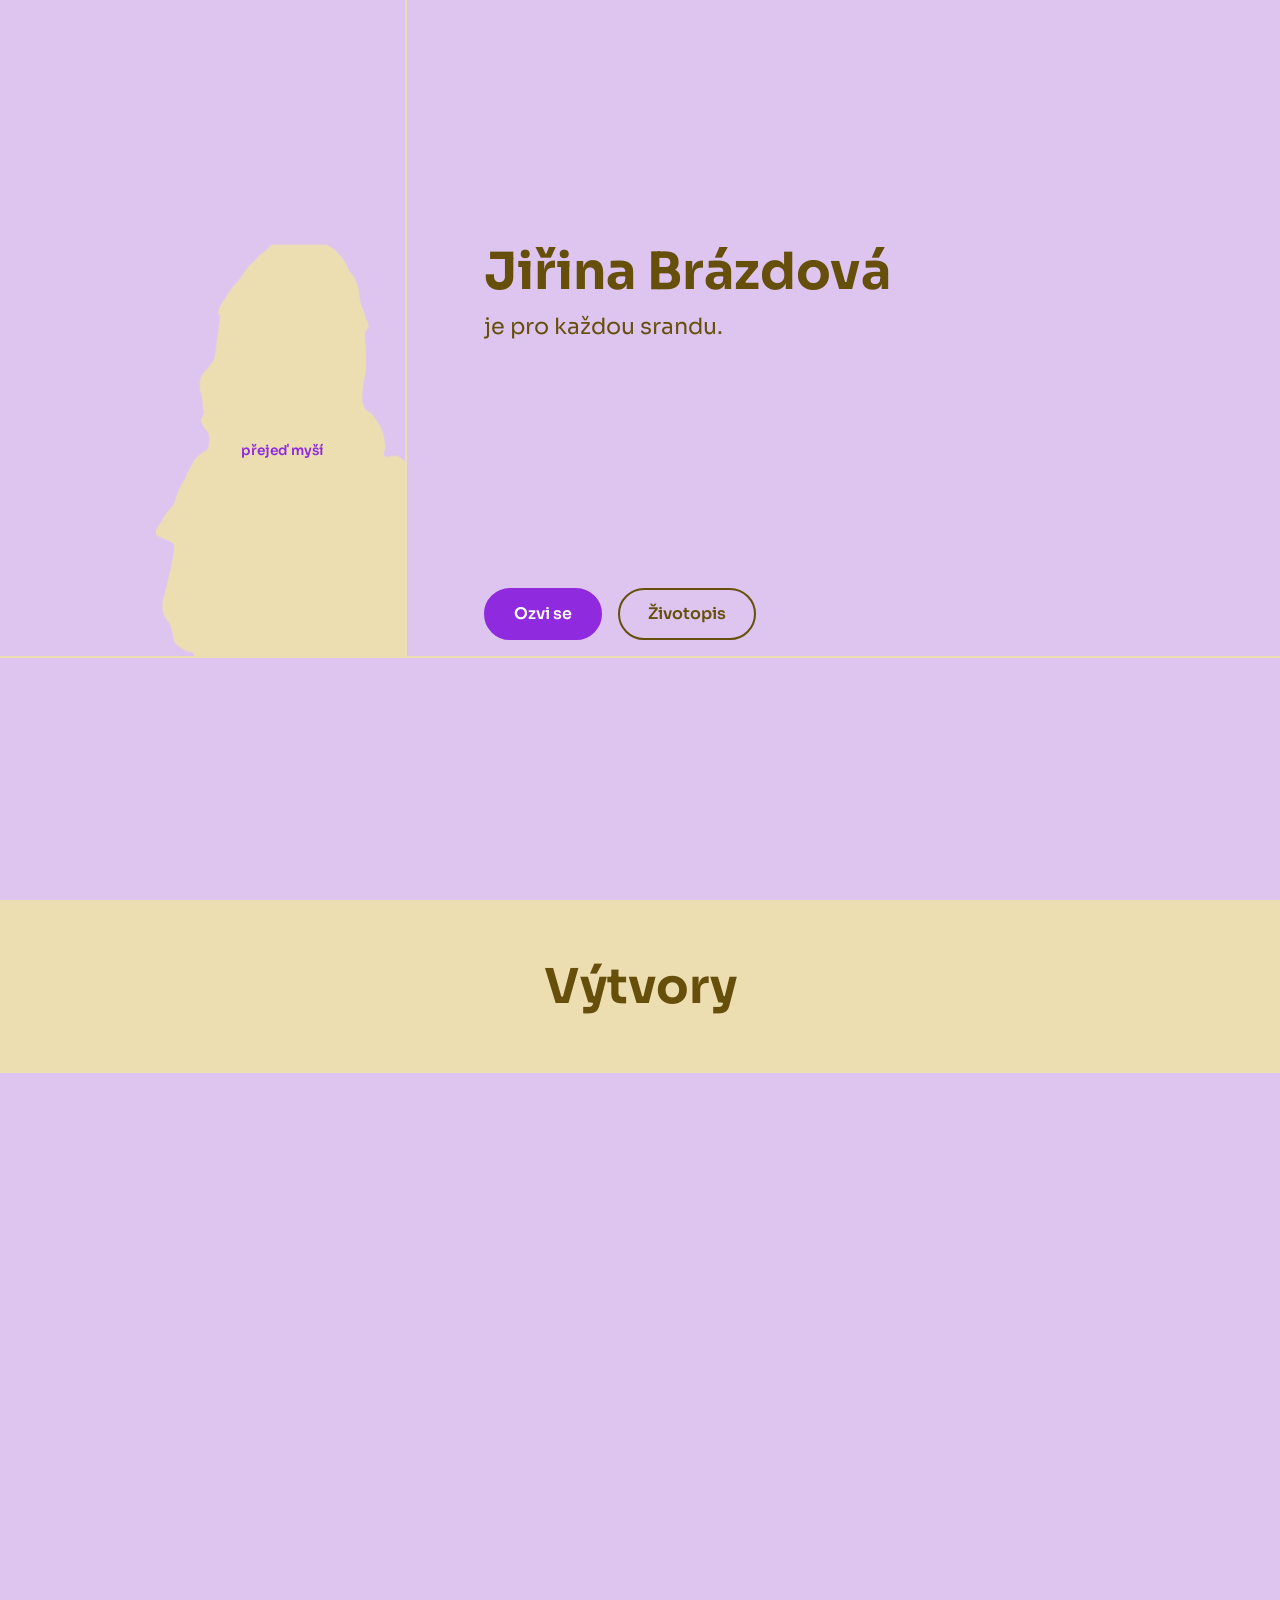
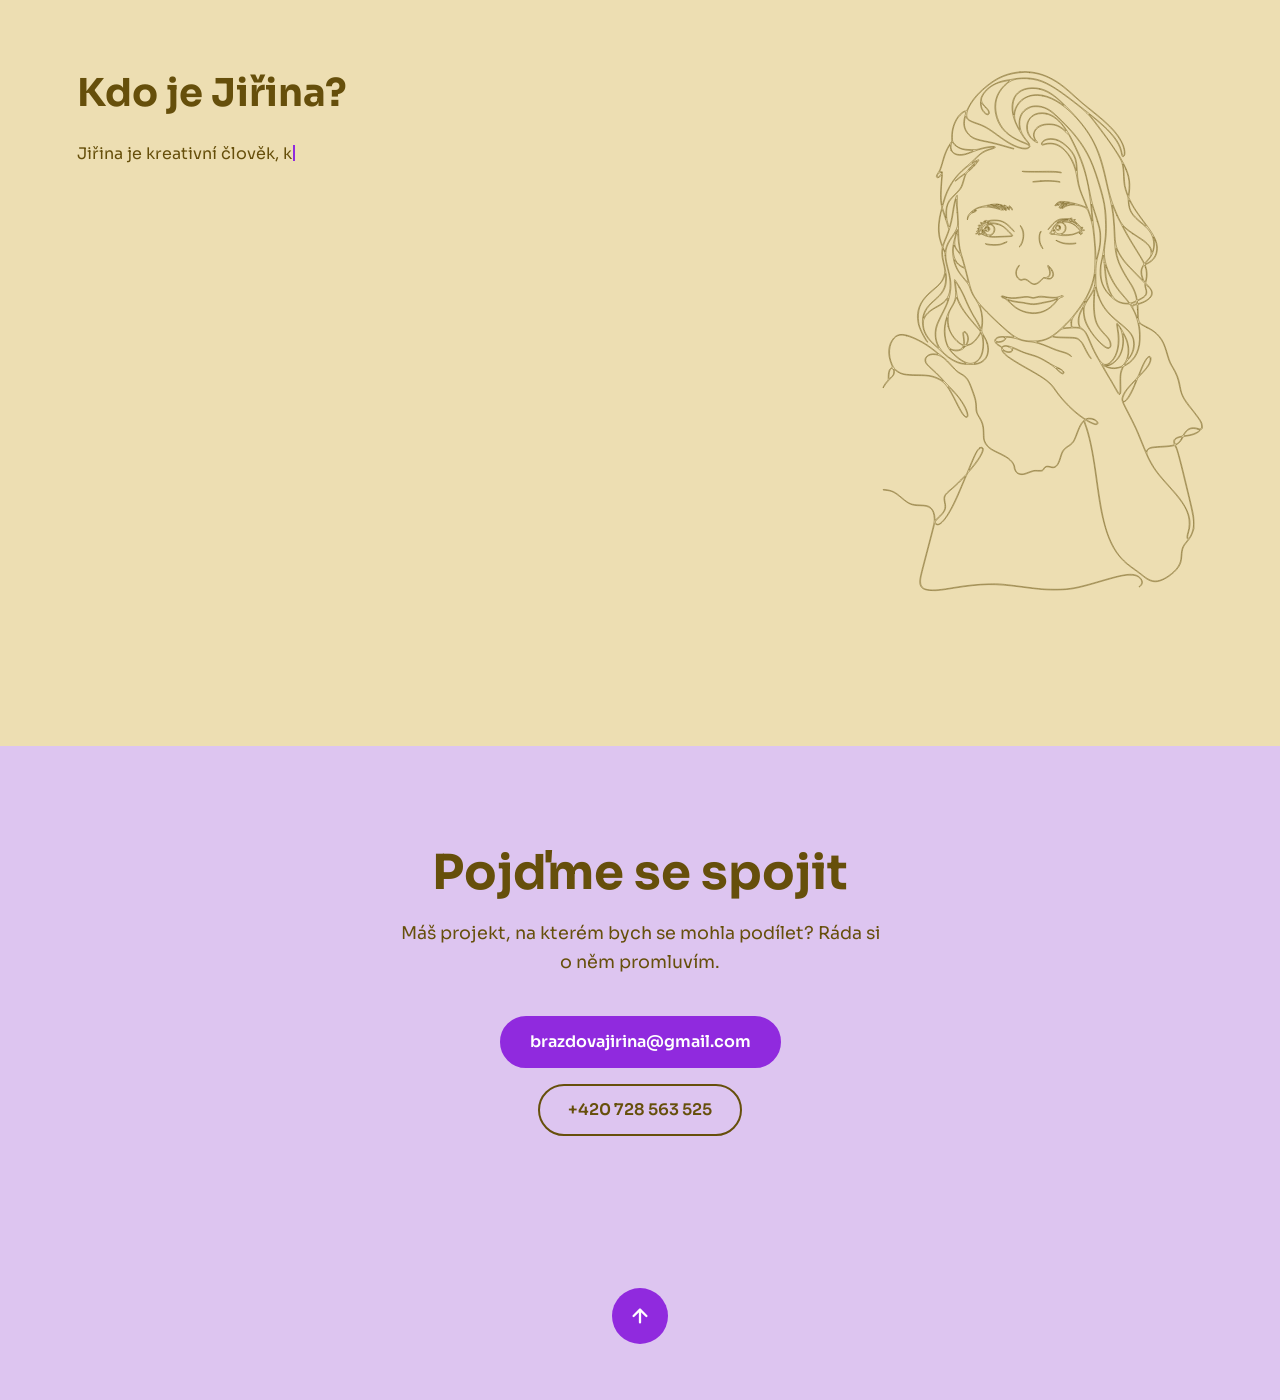
<file: index.html>
<!DOCTYPE html>
<html lang="cs">
<head>
  <meta charset="UTF-8">
  <meta name="viewport" content="width=device-width, initial-scale=1.0">
  <title>Jiřina Brázdová</title>
  <link rel="preconnect" href="https://fonts.googleapis.com">
  <link rel="preconnect" href="https://fonts.gstatic.com" crossorigin>
  <link href="https://fonts.googleapis.com/css2?family=Sora:wght@400;500;600;700;800&display=swap" rel="stylesheet">
  <link rel="stylesheet" href="css/style.css">
</head>
<body>

  <div class="scroll-progress" id="scrollProgress"></div>

  <section class="hero" id="hero" style="--section-bg:#DDC5F0;">
    <div class="hero-inner">
      <div class="hero-photo">
        <canvas id="photoCanvas"></canvas>
        <p class="scratch-hint" id="scratchHint">přejeď myší</p>
      </div>

      <div class="hero-text">
        <div class="hero-intro">
          <h1 class="hero-name">Jiřina Brázdová</h1>
          <p class="hero-line" id="rotatingLine" aria-live="polite"></p>
        </div>

        <div class="hero-buttons">
          <a href="#contact" class="btn btn-primary">Ozvi se</a>
          <a href="assets/cv/Jirina-Brazdova-CV.pdf" target="_blank" rel="noopener" class="btn btn-secondary">Životopis</a>
        </div>
      </div>
    </div>
  </section>

  <section class="work" id="work">
    <div class="work-band">
      <h2 class="work-title">Výtvory</h2>
    </div>

    <div class="work-content">
      <article class="project" data-side="left">
        <div class="project-media">
          <div class="device device-phone">
            <div class="device-screen">
              <div class="photo-fade">
                <img class="photo-fade-img is-active" src="assets/img/work/bejby1.jpg" alt="Bejby bez alergií – ukázka aplikace 1">
                <img class="photo-fade-img" src="assets/img/work/bejby2.jpg" alt="Bejby bez alergií – ukázka aplikace 2">
                <img class="photo-fade-img" src="assets/img/work/bejby3.jpg" alt="Bejby bez alergií – ukázka aplikace 3">
                <img class="photo-fade-img" src="assets/img/work/bejby4.jpg" alt="Bejby bez alergií – ukázka aplikace 4">
              </div>
            </div>
          </div>
        </div>
        <div class="project-text">
          <h3 class="project-title">Bejby bez alergií</h3>
          <p class="project-tagline">Od prvního nápadu až po skutečný produkt.</p>
          <p class="project-desc">Vytvořila jsem mobilní aplikaci od úplného začátku – od konceptu a návrhu uživatelského prostředí přes vývoj a testování až po zveřejnění na App Store a Google Play. Aplikace pomáhá rodičům s eliminační dietou a sledováním projevů ekzému u dětí.</p>

          <div class="store-badges">
            <a href="https://apps.apple.com/cz/app/bejby-bez-alergi%C3%AD/id6776690582?l=cs" target="_blank" rel="noopener" class="store-badge store-badge-apple">
              <img src="assets/img/badges/appstore.png" alt="Stáhnout v App Store">
            </a>
            <a href="https://play.google.com/store/apps/details?id=cz.babyapp.app&hl=cs" target="_blank" rel="noopener" class="store-badge store-badge-google">
              <img src="assets/img/badges/googleplay.svg" alt="Stáhnout na Google Play">
            </a>
          </div>

          <div class="chip-row">
            <span class="chip chip-role"><span class="chip-icon" aria-hidden="true"><svg viewBox="0 0 24 24" fill="none" stroke="currentColor" stroke-width="1.8" stroke-linecap="round" stroke-linejoin="round"><path d="M9 18h6M10 21h4M12 3a6 6 0 0 0-4 10.5c.6.6 1 1.4 1 2.5h6c0-1.1.4-1.9 1-2.5A6 6 0 0 0 12 3Z"/></svg></span>koncept</span>
            <span class="chip chip-role"><span class="chip-icon" aria-hidden="true"><svg viewBox="0 0 24 24" fill="none" stroke="currentColor" stroke-width="1.8" stroke-linecap="round" stroke-linejoin="round"><rect x="3" y="4" width="18" height="12" rx="2"/><path d="M8 20h8M12 16v4"/></svg></span>UX/UI</span>
            <span class="chip chip-role"><span class="chip-icon" aria-hidden="true"><svg viewBox="0 0 24 24" fill="none" stroke="currentColor" stroke-width="1.8" stroke-linecap="round" stroke-linejoin="round"><path d="m9 8-4 4 4 4M15 8l4 4-4 4"/></svg></span>vývoj</span>
            <span class="chip chip-role"><span class="chip-icon" aria-hidden="true"><svg viewBox="0 0 24 24" fill="none" stroke="currentColor" stroke-width="1.8" stroke-linecap="round" stroke-linejoin="round"><path d="M9 3h6M10 3v6l-5 9a1.5 1.5 0 0 0 1.3 2.3h11.4A1.5 1.5 0 0 0 20 18l-5-9V3"/><path d="M7.5 15h9"/></svg></span>testování</span>
            <span class="chip chip-role"><span class="chip-icon" aria-hidden="true"><svg viewBox="0 0 24 24" fill="none" stroke="currentColor" stroke-width="1.8" stroke-linecap="round" stroke-linejoin="round"><path d="M3 17l6-6 4 4 8-8"/><path d="M15 6h6v6"/></svg></span>produktový rozvoj</span>
          </div>

          <div class="project-divider"></div>

          <p class="chip-label">Nástroje</p>
          <div class="chip-row">
            <span class="chip chip-tool">Figma</span>
            <span class="chip chip-tool">Adobe XD</span>
            <span class="chip chip-tool">Flutter</span>
            <span class="chip chip-tool">Firebase</span>
            <span class="chip chip-tool">Storyblok</span>
            <span class="chip chip-tool">Claude</span>
            <span class="chip chip-tool">Codex</span>
          </div>

          <div class="project-footer">
            <div class="project-stat">
              <span class="project-stat-number">180+</span>
              <span class="project-stat-label">stažení</span>
            </div>
            <a href="story.html" class="btn btn-primary">→ Prozkoumat projekt</a>
            <p class="project-tags">Mobilní aplikace · Product Design · UX/UI · Vývoj</p>
          </div>
        </div>
      </article>

      <article class="project" data-side="right">
        <div class="project-media">
          <div class="device device-laptop">
            <div class="device-screen">
              <div class="photo-fade">
                <img class="photo-fade-img is-active" src="assets/img/work/babyweb1.jpg" alt="BabyApp.cz – ukázka webu 1">
                <img class="photo-fade-img" src="assets/img/work/babyweb2.jpg" alt="BabyApp.cz – ukázka webu 2">
                <img class="photo-fade-img" src="assets/img/work/babyweb3.jpg" alt="BabyApp.cz – ukázka webu 3">
                <img class="photo-fade-img" src="assets/img/work/babyweb4.jpg" alt="BabyApp.cz – ukázka webu 4">
                <img class="photo-fade-img" src="assets/img/work/babyweb5.jpg" alt="BabyApp.cz – ukázka webu 5">
                <img class="photo-fade-img" src="assets/img/work/babyweb6.jpg" alt="BabyApp.cz – ukázka webu 6">
              </div>
            </div>
          </div>
        </div>
        <div class="project-text">
          <h3 class="project-title">BabyApp.cz</h3>
          <p class="project-tagline">Digitální zázemí pro aplikaci.</p>
          <p class="project-desc">Web vytvořený jako digitální zázemí pro aplikaci Bejby bez alergií. Navrhla a vytvořila jsem ho kompletně sama – od struktury a vizuálního návrhu až po nasazení a následnou správu.</p>

          <a href="https://babyapp.cz" target="_blank" rel="noopener" class="project-link project-primary-link">→ Navštívit web</a>

          <div class="chip-row">
            <span class="chip chip-role"><span class="chip-icon" aria-hidden="true"><svg viewBox="0 0 24 24" fill="none" stroke="currentColor" stroke-width="1.8" stroke-linecap="round" stroke-linejoin="round"><rect x="3" y="4" width="18" height="6" rx="1"/><rect x="3" y="14" width="8" height="6" rx="1"/><rect x="13" y="14" width="8" height="6" rx="1"/></svg></span>struktura</span>
            <span class="chip chip-role"><span class="chip-icon" aria-hidden="true"><svg viewBox="0 0 24 24" fill="none" stroke="currentColor" stroke-width="1.8" stroke-linecap="round" stroke-linejoin="round"><path d="M12 3a9 9 0 1 0 0 18c1.1 0 2-.9 2-2 0-.5-.2-1-.5-1.4-.3-.4-.5-.8-.5-1.3 0-1.1.9-2 2-2h1.6c1.9 0 3.4-1.5 3.4-3.4C20 6.6 16.4 3 12 3Z"/><circle cx="7.5" cy="10.5" r="1"/><circle cx="10.5" cy="7" r="1"/><circle cx="15" cy="7.5" r="1"/><circle cx="17" cy="11" r="1"/></svg></span>design</span>
            <span class="chip chip-role"><span class="chip-icon" aria-hidden="true"><svg viewBox="0 0 24 24" fill="none" stroke="currentColor" stroke-width="1.8" stroke-linecap="round" stroke-linejoin="round"><path d="m9 8-4 4 4 4M15 8l4 4-4 4"/></svg></span>vývoj</span>
            <span class="chip chip-role"><span class="chip-icon" aria-hidden="true"><svg viewBox="0 0 24 24" fill="none" stroke="currentColor" stroke-width="1.8" stroke-linecap="round" stroke-linejoin="round"><path d="M12 2c3 1 5 4 5 8 0 3-1.5 5.5-2.5 7l-2.5 3-2.5-3C8.5 15.5 7 13 7 10c0-4 2-7 5-8Z"/><circle cx="12" cy="9" r="1.5"/><path d="M8.5 15 6 17.5V21l3-1.5M15.5 15 18 17.5V21l-3-1.5"/></svg></span>nasazení</span>
            <span class="chip chip-role"><span class="chip-icon" aria-hidden="true"><svg viewBox="0 0 24 24" fill="none" stroke="currentColor" stroke-width="1.8" stroke-linecap="round" stroke-linejoin="round"><circle cx="12" cy="12" r="3"/><path d="M19.4 13a7.4 7.4 0 0 0 0-2l2-1.5-2-3.4-2.3.9a7.6 7.6 0 0 0-1.7-1L15 3h-6l-.4 2.4a7.6 7.6 0 0 0-1.7 1l-2.3-.9-2 3.4L4.6 11a7.4 7.4 0 0 0 0 2l-2 1.5 2 3.4 2.3-.9c.5.4 1 .7 1.7 1L9 21h6l.4-2.4a7.6 7.6 0 0 0 1.7-1l2.3.9 2-3.4-2-1.5Z"/></svg></span>správa</span>
          </div>

          <div class="project-divider"></div>

          <p class="chip-label">Nástroje</p>
          <div class="chip-row">
            <span class="chip chip-tool">GitHub</span>
            <span class="chip chip-tool">Vercel</span>
            <span class="chip chip-tool">Brevo</span>
            <span class="chip chip-tool">Claude</span>
          </div>

          <div class="project-footer">
            <a href="babyapp.html" class="btn btn-primary">→ Prozkoumat projekt</a>
            <p class="project-tags">Web · UX/UI · Vývoj</p>
          </div>
        </div>
      </article>

      <article class="project" data-side="left">
        <div class="project-media">
          <div class="device device-laptop">
            <div class="device-screen">
              <div class="photo-fade">
                <img class="photo-fade-img is-active" src="assets/img/work/simona1.jpg" alt="SimonaMakes.cz – ukázka webu 1">
                <img class="photo-fade-img" src="assets/img/work/simona2.jpg" alt="SimonaMakes.cz – ukázka webu 2">
                <img class="photo-fade-img" src="assets/img/work/simona3.jpg" alt="SimonaMakes.cz – ukázka webu 3">
                <img class="photo-fade-img" src="assets/img/work/simona4.jpg" alt="SimonaMakes.cz – ukázka webu 4">
                <img class="photo-fade-img" src="assets/img/work/simona5.jpg" alt="SimonaMakes.cz – ukázka webu 5">
              </div>
            </div>
          </div>
        </div>
        <div class="project-text">
          <h3 class="project-title">SimonaMakes.cz</h3>
          <p class="project-tagline">Jednoduchý web pro content creatorku.</p>
          <p class="project-desc">Osobní webový projekt, který jsem vytvořila od návrhu až po samotné nasazení. Další ukázka toho, jak propojuji vizuální stránku, technologii a samostatné řešení problémů.</p>

          <a href="https://simonamakes.cz" target="_blank" rel="noopener" class="project-link project-primary-link">→ Navštívit web</a>

          <div class="chip-row">
            <span class="chip chip-role"><span class="chip-icon" aria-hidden="true"><svg viewBox="0 0 24 24" fill="none" stroke="currentColor" stroke-width="1.8" stroke-linecap="round" stroke-linejoin="round"><path d="M9 18h6M10 21h4M12 3a6 6 0 0 0-4 10.5c.6.6 1 1.4 1 2.5h6c0-1.1.4-1.9 1-2.5A6 6 0 0 0 12 3Z"/></svg></span>koncept</span>
            <span class="chip chip-role"><span class="chip-icon" aria-hidden="true"><svg viewBox="0 0 24 24" fill="none" stroke="currentColor" stroke-width="1.8" stroke-linecap="round" stroke-linejoin="round"><path d="M12 3a9 9 0 1 0 0 18c1.1 0 2-.9 2-2 0-.5-.2-1-.5-1.4-.3-.4-.5-.8-.5-1.3 0-1.1.9-2 2-2h1.6c1.9 0 3.4-1.5 3.4-3.4C20 6.6 16.4 3 12 3Z"/><circle cx="7.5" cy="10.5" r="1"/><circle cx="10.5" cy="7" r="1"/><circle cx="15" cy="7.5" r="1"/><circle cx="17" cy="11" r="1"/></svg></span>design</span>
            <span class="chip chip-role"><span class="chip-icon" aria-hidden="true"><svg viewBox="0 0 24 24" fill="none" stroke="currentColor" stroke-width="1.8" stroke-linecap="round" stroke-linejoin="round"><path d="m9 8-4 4 4 4M15 8l4 4-4 4"/></svg></span>vývoj</span>
            <span class="chip chip-role"><span class="chip-icon" aria-hidden="true"><svg viewBox="0 0 24 24" fill="none" stroke="currentColor" stroke-width="1.8" stroke-linecap="round" stroke-linejoin="round"><path d="M12 2c3 1 5 4 5 8 0 3-1.5 5.5-2.5 7l-2.5 3-2.5-3C8.5 15.5 7 13 7 10c0-4 2-7 5-8Z"/><circle cx="12" cy="9" r="1.5"/><path d="M8.5 15 6 17.5V21l3-1.5M15.5 15 18 17.5V21l-3-1.5"/></svg></span>nasazení</span>
            <span class="chip chip-role"><span class="chip-icon" aria-hidden="true"><svg viewBox="0 0 24 24" fill="none" stroke="currentColor" stroke-width="1.8" stroke-linecap="round" stroke-linejoin="round"><circle cx="12" cy="12" r="3"/><path d="M19.4 13a7.4 7.4 0 0 0 0-2l2-1.5-2-3.4-2.3.9a7.6 7.6 0 0 0-1.7-1L15 3h-6l-.4 2.4a7.6 7.6 0 0 0-1.7 1l-2.3-.9-2 3.4L4.6 11a7.4 7.4 0 0 0 0 2l-2 1.5 2 3.4 2.3-.9c.5.4 1 .7 1.7 1L9 21h6l.4-2.4a7.6 7.6 0 0 0 1.7-1l2.3.9 2-3.4-2-1.5Z"/></svg></span>správa</span>
          </div>

          <div class="project-divider"></div>

          <p class="chip-label">Nástroje</p>
          <div class="chip-row">
            <span class="chip chip-tool">GitHub</span>
            <span class="chip chip-tool">Vercel</span>
            <span class="chip chip-tool">Claude</span>
          </div>

          <div class="project-footer">
            <a href="simonamakes.html" class="btn btn-primary">→ Prozkoumat projekt</a>
            <p class="project-tags">Web · Design · Vývoj</p>
          </div>
        </div>
      </article>
    </div>
  </section>

  <section class="about" id="about">
    <div class="about-inner">
      <div class="about-text about-lead">
        <h2 class="about-title">Kdo je Jiřina?</h2>
        <p>Jiřina je kreativní člověk, kterého baví <em>výzvy</em> a <em>hledání řešení, která dávají smysl</em>. Když ji něco zaujme, nestačí jí zůstat u myšlenky – potřebuje zjistit, jak to funguje, co by šlo udělat lépe, a najít cestu k výsledku sama.</p>
      </div>
      <div class="about-media">

        <svg class="about-draw-svg" id="aboutDrawSvg" viewBox="0 0 979 1606" xmlns="http://www.w3.org/2000/svg">
<g transform="translate(0.000000,1606.000000) scale(0.100000,-0.100000)" fill="none" stroke="currentColor" stroke-width="14" stroke-linecap="round" stroke-linejoin="round">
<path id="lp0" d="M4190 15973 c-356 -33 -645 -145 -925 -356 -328 -248 -523 -467 -654
-732 -52 -104 -65 -124 -77 -114 -33 27 -167 -65 -238 -164 -131 -184 -199
-409 -194 -639 l2 -117 -51 -73 c-100 -145 -172 -310 -233 -540 -52 -194 -84
-277 -137 -355 -49 -72 -59 -103 -43 -132 18 -35 55 -26 112 27 l51 47 -6 -60
c-44 -410 -48 -734 -12 -875 16 -64 15 -66 -9 -155 -78 -279 -101 -554 -65
-780 12 -76 66 -258 90 -307 16 -32 18 -45 8 -85 -20 -92 -12 -237 21 -373 70
-284 73 -340 26 -478 -53 -155 -115 -230 -341 -414 -407 -330 -539 -676 -419
-1096 49 -171 274 -576 274 -493 0 6 -4 12 -9 15 -16 10 -129 209 -180 316
-74 158 -92 230 -98 397 -13 339 106 566 442 843 235 194 332 319 369 478 21
88 30 43 23 -121 -10 -277 -99 -437 -364 -659 -246 -205 -348 -399 -347 -658
2 -295 127 -516 439 -775 33 -27 114 -102 180 -165 182 -175 347 -278 532
-331 90 -26 412 -38 512 -19 239 44 379 242 357 504 -9 107 -43 203 -120 338
-91 161 -92 165 -72 277 33 193 15 416 -48 605 -15 43 -25 79 -24 80 2 1 55
-52 118 -119 251 -262 691 -673 849 -790 44 -33 80 -63 81 -66 0 -3 -33 -1
-72 3 -40 5 -143 10 -228 11 -151 2 -157 1 -211 -25 -134 -66 -95 -191 88
-281 39 -19 41 -23 41 -61 -3 -143 186 -289 852 -661 502 -281 611 -368 800
-635 230 -327 557 -652 848 -845 l42 -27 -50 -55 c-84 -92 -106 -135 -229
-458 -61 -160 -96 -207 -213 -285 -167 -112 -193 -147 -258 -360 -85 -274
-146 -331 -307 -284 -103 30 -166 8 -209 -72 -24 -45 -37 -48 -179 -46 -112 2
-126 0 -205 -29 -209 -77 -222 -81 -291 -77 -116 6 -176 68 -198 206 -26 165
-178 302 -492 443 -241 108 -343 189 -411 326 -32 65 -32 68 -40 262 -9 253
-33 341 -138 507 -70 112 -82 151 -91 324 -9 185 -25 248 -136 543 -109 292
-159 361 -337 460 -107 61 -155 100 -242 202 -128 148 -219 238 -314 308 -52
39 -144 112 -205 162 -199 163 -348 262 -557 366 -388 195 -599 209 -742 48
-171 -193 -199 -485 -76 -790 22 -56 40 -102 38 -103 -89 -38 -122 -107 -127
-271 l-3 -119 -48 -54 c-52 -58 -110 -158 -110 -188 0 -11 12 3 29 32 42 77
111 163 201 250 99 96 123 142 118 222 l-3 58 43 -33 c161 -123 279 -149 692
-152 300 -3 381 -15 559 -87 232 -94 334 -218 579 -709 104 -210 183 -349 232
-410 84 -105 160 -98 147 14 -24 204 -255 552 -568 857 -57 56 -149 154 -204
218 -55 64 -174 185 -265 269 -91 84 -180 167 -197 186 -148 157 1 341 244
301 145 -23 235 -80 389 -246 211 -228 276 -289 349 -329 206 -114 260 -188
372 -505 109 -306 123 -366 123 -523 1 -136 12 -174 99 -320 104 -177 130
-282 131 -545 0 -164 48 -273 164 -380 46 -41 104 -75 274 -158 119 -58 247
-126 284 -151 124 -83 218 -205 218 -283 0 -42 34 -125 66 -160 68 -75 185
-90 319 -40 226 84 221 83 339 77 136 -6 158 1 192 63 39 71 89 86 190 55 159
-48 244 29 323 294 60 203 94 251 242 346 136 89 167 134 259 380 63 168 108
262 162 334 l40 53 20 -53 c140 -379 240 -840 339 -1564 107 -789 153 -1067
225 -1365 145 -603 314 -961 590 -1249 105 -110 154 -150 434 -354 80 -58 181
-135 225 -172 145 -120 279 -167 418 -147 202 29 515 242 647 438 67 101 90
178 101 344 14 220 37 282 162 431 95 115 133 179 176 302 l35 102 0 175 c-1
198 -12 262 -126 735 -33 138 -80 331 -103 430 -170 710 -272 1090 -317 1178
-11 22 -18 40 -16 42 2 1 22 12 46 24 61 31 113 87 152 164 23 45 41 69 54 71
12 2 66 11 120 20 194 32 301 81 396 182 l53 56 -5 69 c-9 116 -25 143 -341
551 -166 215 -225 304 -266 403 -32 75 -42 116 -81 324 -33 177 -98 338 -209
521 -83 136 -110 205 -185 466 -115 400 -267 589 -616 764 -267 134 -253 106
-265 516 l-5 170 73 23 c163 52 306 152 347 243 43 95 13 184 -108 310 l-74
77 22 96 c30 126 25 273 -13 387 l-25 77 66 31 c201 94 305 256 306 475 1 193
-84 376 -330 710 -280 379 -333 455 -413 594 -24 40 -63 113 -87 161 l-43 88
14 124 c48 407 -6 632 -256 1068 -155 270 -718 1056 -912 1273 -38 43 -68 80
-65 82 11 11 437 -356 564 -486 254 -263 376 -463 424 -695 23 -113 24 -114
55 -114 86 0 72 229 -26 427 -152 307 -380 547 -969 1016 -230 183 -262 210
-445 377 -371 338 -532 459 -780 585 -299 153 -623 218 -935 188z m295 -24
c282 -24 509 -101 780 -265 169 -103 281 -192 615 -489 140 -125 365 -316 500
-423 518 -414 739 -642 898 -927 90 -161 133 -372 87 -431 -23 -29 -38 -2 -59
101 -64 327 -325 648 -901 1106 -93 74 -237 188 -318 253 -589 470 -928 699
-1199 810 -259 107 -565 132 -883 72 -71 -13 -157 -27 -190 -31 -371 -42 -719
-273 -812 -538 -32 -92 -26 -277 12 -350 71 -142 187 -219 230 -153 31 47 -8
126 -115 231 -124 122 -145 203 -82 321 97 180 284 332 498 403 68 22 311 74
326 69 5 -2 -27 -32 -71 -66 -291 -230 -422 -549 -367 -897 70 -448 340 -740
883 -955 134 -53 170 -79 153 -110 -20 -37 -99 -53 -192 -39 -202 31 -432 152
-778 409 -291 216 -398 275 -650 361 -180 62 -243 98 -271 157 -84 173 148
565 531 897 392 339 719 471 1225 493 17 1 84 -3 150 -9z m-15 -190 c360 -33
644 -169 1161 -559 565 -426 640 -497 914 -866 66 -87 163 -216 217 -287 238
-307 512 -735 547 -852 29 -97 51 -283 51 -425 0 -197 28 -347 100 -535 34
-89 39 -113 44 -220 14 -302 105 -447 441 -709 227 -178 335 -370 336 -601 0
-107 -3 -132 -29 -207 -18 -54 -32 -62 -32 -18 0 108 -128 268 -301 377 -432
273 -553 371 -647 529 -67 111 -232 503 -283 669 -66 216 -83 284 -129 490
-115 520 -174 733 -265 965 -200 505 -448 857 -997 1411 -426 428 -663 560
-1013 563 -543 4 -770 -402 -560 -1002 64 -183 244 -492 365 -627 20 -22 46
-55 59 -72 25 -37 48 -45 30 -11 -7 13 -52 71 -100 131 -104 129 -154 228
-180 351 -57 278 35 492 258 603 93 47 98 48 202 51 263 9 434 -83 770 -412
494 -486 783 -897 980 -1394 116 -293 297 -895 346 -1152 47 -245 70 -755 46
-1005 -22 -236 -71 -543 -111 -710 -110 -455 -36 -814 224 -1083 189 -196 327
-269 528 -279 l108 -6 28 -46 c172 -275 256 -555 269 -893 17 -426 -124 -742
-399 -898 -32 -17 -58 -28 -58 -23 0 17 57 97 125 178 127 151 180 298 173
480 -10 227 -98 353 -438 625 -418 336 -592 582 -697 989 -34 129 -36 146 -40
346 -8 350 7 518 62 710 59 207 85 378 85 566 0 209 -21 308 -145 689 -103
313 -131 419 -190 720 -141 717 -216 939 -513 1535 -301 603 -596 874 -953
875 -523 1 -644 -660 -166 -906 46 -24 50 -5 8 43 -199 225 5 502 370 503 214
0 353 -63 530 -240 l96 -96 115 -229 c373 -751 506 -1279 582 -2320 l6 -70
-15 50 c-53 177 -138 398 -290 755 -94 221 -141 452 -154 760 -13 296 -42 397
-166 573 -86 123 -278 285 -403 338 -178 77 -388 63 -482 -31 -58 -58 -58
-131 1 -117 13 3 51 13 84 21 361 93 710 -191 888 -724 33 -99 49 -170 96
-440 23 -130 73 -282 156 -480 31 -74 70 -170 86 -213 l29 -77 -48 24 c-56 28
-202 75 -327 105 -49 12 -119 29 -155 38 -36 9 -114 18 -175 20 -105 4 -112 3
-165 -24 -63 -32 -127 -113 -90 -113 6 0 10 6 10 13 0 36 111 108 162 106 19
-1 17 -3 -12 -15 -35 -15 -80 -67 -80 -93 0 -8 10 -4 25 11 38 39 146 71 245
74 l85 2 -70 -7 c-134 -15 -204 -47 -232 -106 -16 -33 -16 -36 0 -52 16 -16
19 -15 48 12 28 27 30 27 19 6 -19 -36 1 -45 41 -17 95 69 181 96 308 96 160
0 364 -61 421 -126 45 -52 150 -392 179 -579 11 -74 32 -263 52 -480 24 -245
18 -778 -9 -929 -72 -398 -217 -715 -493 -1081 -186 -247 -213 -279 -378 -445
-412 -414 -617 -521 -1001 -523 -372 -2 -507 62 -925 438 -329 296 -674 645
-769 778 -168 235 -191 292 -311 774 -52 205 -116 444 -144 530 -102 321 -121
456 -131 933 -5 222 -14 426 -25 520 -12 108 -16 208 -13 329 4 164 3 172 -13
153 -41 -52 -93 -256 -133 -532 -27 -188 -85 -435 -101 -435 -5 0 -25 59 -44
130 -31 118 -34 144 -35 275 -1 267 40 358 259 575 190 188 212 225 275 454
44 162 69 211 137 266 105 86 202 184 263 266 84 113 75 118 -72 42 -40 -21
-77 -40 -83 -42 -21 -7 212 222 270 266 72 55 196 115 285 138 74 19 145 49
156 66 32 52 -242 30 -466 -38 -89 -26 -106 -28 -270 -28 -289 1 -423 52 -537
208 -37 50 -37 51 -41 166 -9 255 91 533 245 682 81 79 110 99 140 99 30 0 30
-21 -3 -130 -68 -228 -35 -412 102 -559 113 -121 225 -170 517 -225 195 -38
333 -72 632 -159 229 -66 255 -72 255 -58 0 6 -12 14 -27 17 -16 4 -98 27
-183 51 -318 92 -429 120 -565 147 -401 79 -491 113 -602 228 -126 132 -168
285 -128 472 17 81 30 101 39 59 18 -82 101 -135 335 -215 216 -73 311 -128
643 -370 292 -212 438 -295 625 -357 159 -52 274 -51 329 4 52 52 13 92 -147
154 -372 144 -587 304 -727 540 -166 280 -201 622 -93 883 79 190 252 383 416
466 119 60 317 82 545 61z m327 -319 c144 -34 307 -117 458 -231 82 -62 285
-250 285 -263 0 -3 -42 23 -92 58 -397 274 -777 343 -1073 196 -107 -53 -164
-97 -224 -172 -86 -108 -141 -242 -141 -343 0 -44 -16 -45 -24 -2 -32 174 -14
370 44 492 113 238 428 346 767 265z m90 -206 c344 -61 752 -344 1109 -769
430 -512 618 -927 814 -1796 32 -145 84 -367 114 -494 95 -398 130 -661 146
-1085 12 -318 26 -502 47 -630 43 -266 164 -537 403 -901 111 -170 174 -302
208 -434 38 -149 39 -144 -38 -182 -105 -52 -140 -54 -172 -6 -14 21 -89 112
-167 203 -174 202 -257 323 -349 506 -204 407 -260 671 -214 1009 41 292 45
353 45 600 1 482 -56 805 -242 1385 -218 680 -375 984 -738 1430 -167 204
-590 626 -710 708 -352 239 -743 196 -916 -99 -57 -98 -81 -285 -53 -416 7
-35 9 -60 4 -57 -12 7 -81 146 -120 241 -99 241 27 564 277 711 162 95 321
117 552 76z m-1760 -346 c85 -88 103 -118 103 -168 0 -61 -69 -44 -135 32 -52
59 -83 135 -90 215 l-6 68 23 -30 c12 -16 60 -69 105 -117z m1865 -203 c205
-42 421 -216 584 -470 42 -67 40 -68 -35 -7 -152 122 -256 163 -429 170 -272
10 -440 -78 -498 -261 -23 -74 -13 -134 44 -251 10 -21 -89 57 -123 96 -56 66
-104 172 -114 253 -40 332 216 543 571 470z m333 -809 c224 -85 456 -318 541
-542 26 -70 54 -242 54 -334 0 -75 -5 -74 -26 6 -82 318 -331 648 -561 745
-104 44 -279 53 -382 20 -84 -26 -103 -13 -65 44 61 93 275 123 439 61z
m-3118 -157 c111 -100 261 -148 476 -151 100 -1 100 -5 0 -48 -422 -179 -685
-38 -577 309 3 9 15 -3 33 -30 15 -24 46 -60 68 -80z m-125 -154 c79 -147 270
-187 503 -103 55 20 145 55 200 78 160 66 446 130 584 130 66 0 42 -14 -94
-55 -202 -61 -255 -96 -490 -325 -88 -85 -198 -186 -245 -224 -347 -283 -574
-627 -690 -1046 -18 -63 -36 -119 -40 -123 -30 -33 -39 392 -14 673 9 102 17
221 18 265 l1 80 -41 0 -41 0 24 58 c13 33 49 144 79 248 63 217 115 352 176
453 l43 71 6 -75 c3 -41 12 -88 21 -105z m787 -351 c-13 -14 -45 -36 -70 -49
-49 -25 -184 -162 -209 -211 -18 -36 -31 -48 -150 -131 -99 -69 -196 -146
-217 -172 -30 -36 -9 -30 40 11 73 63 248 190 253 185 2 -2 -3 -21 -12 -43 -9
-21 -34 -99 -55 -171 -56 -195 -79 -234 -245 -398 -78 -77 -160 -169 -183
-204 -72 -112 -108 -273 -98 -439 l5 -97 -56 166 -56 166 23 79 c48 168 94
303 136 399 167 385 467 713 829 904 85 45 104 46 65 5z m-78 -102 c-25 -35
-160 -157 -166 -150 -9 9 67 97 123 143 60 50 76 52 43 7z m4633 -116 c77
-185 106 -322 106 -503 0 -118 -19 -305 -31 -298 -13 8 -78 215 -94 300 -9 44
-20 170 -25 280 -8 176 -17 268 -35 355 l-6 25 19 -24 c11 -13 40 -74 66 -135z
m-5624 -106 c0 -37 -98 -146 -123 -137 -19 6 -20 54 -1 83 31 47 124 87 124
54z m467 -1220 c39 -450 41 -441 -204 -800 -77 -112 -124 -216 -150 -331 l-16
-71 -29 68 -29 69 15 62 c9 34 37 111 62 170 115 269 189 524 229 800 29 195
50 304 73 388 l17 60 7 -105 c4 -58 15 -197 25 -310z m5287 343 c58 -123 176
-306 360 -556 190 -259 191 -258 -11 -89 -285 238 -357 354 -378 605 -6 85 2
97 29 40z m-2048 -44 c-32 -11 -63 -18 -69 -16 -13 4 81 36 108 36 11 0 -6 -9
-39 -20z m1049 -575 c29 -100 61 -220 70 -265 19 -95 21 -319 6 -439 -16 -115
-99 -465 -109 -456 -3 3 -9 95 -13 203 -8 173 -27 411 -59 718 -18 178 -30
303 -50 515 -11 118 -22 233 -25 255 -6 47 103 -273 180 -531z m-689 533 c4
-4 -20 -7 -52 -7 -119 0 -241 -36 -295 -87 l-26 -24 -7 23 c-4 16 0 28 15 41
33 27 43 20 12 -9 l-28 -26 35 20 c19 11 53 29 75 41 l40 21 -38 0 c-50 0
-105 -30 -141 -75 -29 -38 -58 -37 -38 2 25 46 102 82 197 92 69 7 240 -1 251
-12z m1286 -347 c28 -63 54 -119 58 -125 4 -5 49 -91 100 -190 139 -270 148
-286 416 -725 18 -30 58 -93 88 -140 59 -91 133 -224 155 -277 12 -30 11 -36
-18 -80 -69 -103 -78 -227 -27 -373 l26 -75 -38 40 c-22 22 -140 144 -263 270
-220 225 -293 315 -391 477 -112 185 -144 298 -158 553 -27 513 -39 647 -71
836 -27 164 -24 169 27 39 24 -63 67 -167 96 -230z m-5239 -112 c54 -161 97
-304 97 -318 0 -14 -30 -97 -66 -185 -36 -88 -78 -193 -92 -232 -15 -40 -30
-73 -33 -73 -7 0 -63 180 -79 255 -21 91 -29 273 -19 394 14 171 69 451 88
451 4 0 51 -132 104 -292z m5722 -449 c399 -261 477 -325 535 -442 33 -67 42
-184 17 -239 -12 -27 -176 -218 -187 -218 -3 0 -18 26 -34 57 -25 51 -75 134
-314 523 -64 103 -185 315 -272 475 l-43 80 74 -69 c41 -38 142 -113 224 -167z
m-5346 -32 c1 -106 27 -319 55 -454 13 -62 21 -113 17 -112 -14 1 -116 139
-140 189 -37 79 -35 167 7 332 18 70 35 144 37 165 1 21 4 40 5 43 6 13 19
-93 19 -163z m-60 38 c-97 -341 -115 -483 -90 -680 38 -290 122 -463 350 -725
109 -125 139 -171 171 -271 40 -120 84 -208 176 -344 121 -181 182 -367 191
-591 5 -114 -11 -294 -26 -294 -3 0 -17 26 -30 57 -24 54 -104 195 -182 318
-59 94 -190 357 -248 500 -64 156 -162 346 -238 464 -31 47 -67 103 -80 125
-45 69 -48 35 -18 -180 40 -283 18 -407 -108 -613 -236 -385 -288 -825 -139
-1186 75 -182 293 -399 522 -516 104 -53 82 -63 -69 -30 -190 42 -364 140
-530 297 -258 247 -331 554 -210 889 18 50 88 198 155 330 136 267 181 386
220 573 57 282 45 435 -70 875 -103 395 -70 593 153 904 44 62 87 126 96 144
25 47 26 32 4 -46z m6096 -208 c114 -277 36 -538 -200 -674 -128 -73 -133 -67
-36 39 128 141 178 241 208 416 17 98 7 229 -22 307 -24 63 20 -14 50 -88z
m-6141 -170 c7 -38 65 -129 136 -212 28 -33 59 -78 70 -100 28 -58 110 -345
98 -345 -25 0 -123 58 -170 100 -124 111 -184 298 -163 514 7 80 19 98 29 43z
m4988 -152 c38 -89 167 -286 249 -382 30 -35 174 -186 322 -337 l267 -273 0
-49 c0 -27 9 -76 20 -108 52 -154 11 -231 -169 -321 -82 -41 -85 -40 -95 32
-14 104 -95 310 -158 403 -149 218 -319 521 -381 680 -47 117 -97 327 -97 402
0 51 0 51 42 -47z m-5273 -141 c1 -96 25 -230 72 -398 62 -221 81 -340 82
-506 1 -322 -100 -490 -390 -646 -215 -115 -331 -212 -402 -336 -36 -62 -39
-50 -11 50 41 149 129 276 285 417 164 148 217 200 263 260 161 212 183 447
82 870 -54 228 -70 358 -55 451 l8 49 33 -70 c27 -58 33 -82 33 -141z m4865
-214 c41 -565 76 -738 199 -967 49 -93 35 -92 -46 1 -189 217 -251 389 -251
696 0 162 2 185 31 305 17 72 34 145 38 163 4 18 8 32 10 30 2 -2 11 -104 19
-228z m-4490 -36 c43 -50 130 -110 189 -130 41 -14 43 -16 59 -82 43 -164 89
-365 85 -369 -6 -6 -202 226 -259 307 -63 91 -113 194 -143 296 -33 112 -31
130 4 69 16 -27 45 -69 65 -91z m4559 -117 c93 -300 274 -610 508 -869 48 -53
109 -125 134 -160 l47 -63 -52 -3 c-71 -4 -193 22 -266 58 -218 106 -352 422
-394 925 -20 247 -19 251 23 112z m1196 -3 c32 -93 40 -240 17 -349 -26 -125
-39 -120 -98 36 -48 127 -47 239 2 327 19 34 39 61 45 59 5 -2 21 -35 34 -73z
m-1554 -542 c-9 -47 -29 -111 -46 -143 -25 -51 -213 -366 -226 -379 -2 -2 -2
20 1 49 3 40 21 85 70 180 95 186 148 333 185 520 12 57 22 107 23 110 12 34
6 -269 -7 -337z m-4146 -67 c91 -159 125 -227 211 -430 77 -181 129 -283 265
-515 122 -207 225 -425 178 -375 -5 6 -49 57 -99 115 -49 58 -121 141 -159
185 -174 198 -293 370 -380 550 -69 143 -75 167 -105 415 -11 91 -23 181 -26
200 l-5 35 25 -30 c14 -16 57 -84 95 -150z m5784 25 c98 -103 118 -153 97
-241 -23 -93 -151 -195 -316 -250 -97 -33 -100 -33 -106 16 l-4 36 86 45 c194
100 228 164 180 336 -21 77 -26 128 -11 128 5 0 38 -31 74 -70z m-1536 -279
c122 -329 279 -537 597 -796 354 -287 437 -382 481 -550 43 -167 -18 -422
-134 -555 -36 -42 -39 -30 -16 65 29 118 17 308 -27 445 -39 122 -208 432
-281 515 -54 62 -59 42 -32 -120 78 -457 13 -807 -186 -1008 -150 -151 -255
-128 -382 84 -82 137 -164 302 -232 464 -131 317 -172 384 -269 449 -83 55
-101 100 -101 246 1 125 14 169 98 335 l34 69 6 -140 c8 -208 49 -332 180
-541 174 -282 465 -573 571 -573 71 0 107 66 87 159 -20 95 -62 157 -220 325
-202 215 -262 364 -283 707 -11 178 9 660 29 693 4 5 15 -33 25 -84 10 -51 35
-137 55 -189z m-126 19 c-27 -383 -4 -662 71 -850 48 -121 141 -245 315 -420
125 -126 159 -340 54 -340 -84 0 -319 216 -478 438 -193 270 -275 502 -260
738 6 104 26 147 155 346 55 84 111 174 123 200 13 26 24 46 27 44 2 -2 -1
-72 -7 -156z m-4182 -110 c50 -196 225 -450 610 -884 73 -83 102 -122 98 -136
-25 -96 -207 -314 -300 -359 -46 -22 -145 -42 -120 -24 28 20 56 108 57 178 1
145 -108 280 -161 199 -16 -25 -16 -32 0 -128 19 -108 22 -222 8 -245 -21 -34
-181 89 -283 218 -129 161 -183 318 -183 531 0 173 17 229 124 409 54 91 87
160 102 213 13 43 26 78 29 78 3 0 12 -22 19 -50z m-286 -41 c-21 -84 -68
-190 -195 -439 -162 -319 -191 -409 -192 -605 0 -131 27 -252 80 -358 14 -27
24 -51 22 -53 -9 -8 -238 208 -282 267 -130 173 -180 300 -180 460 0 103 1
109 37 183 63 126 195 239 403 344 111 56 230 153 294 239 31 43 33 39 13 -38z
m4191 -56 c-18 -82 -28 -105 -69 -169 -113 -174 -162 -387 -120 -530 9 -32 22
-65 28 -73 10 -12 5 -13 -37 -8 -27 4 -79 7 -116 7 -84 0 -94 16 -88 137 5
106 31 158 160 319 58 73 136 180 173 238 38 58 71 106 72 106 2 0 1 -12 -3
-27z m1595 -40 c1 -20 -6 -23 -60 -29 -44 -5 -59 -10 -55 -20 4 -12 -21 -34
-38 -34 -3 0 -12 14 -21 30 -15 29 -15 31 7 39 13 5 52 23 88 39 70 32 78 30
79 -25z m16 -195 c4 -84 5 -178 3 -208 l-3 -55 -29 75 c-16 41 -51 120 -78
174 -56 112 -55 122 28 151 74 27 71 32 79 -137z m-5796 -510 c53 -228 233
-475 408 -561 l62 -31 -19 -37 c-39 -75 -103 -104 -219 -97 -147 9 -210 54
-259 184 -80 214 -87 528 -15 754 l17 55 7 -110 c4 -60 12 -131 18 -157z
m3763 123 c-3 -52 0 -102 6 -120 10 -28 9 -31 -11 -35 -31 -7 -241 -17 -236
-12 2 2 58 61 123 130 66 69 121 126 122 126 1 0 -1 -40 -4 -89z m2321 -167
c171 -87 227 -125 313 -216 153 -161 203 -261 299 -589 59 -206 89 -278 165
-404 121 -201 178 -350 221 -584 51 -274 134 -433 379 -721 25 -30 61 -75 78
-100 18 -25 59 -81 93 -125 110 -143 150 -257 118 -329 -16 -35 -29 -37 -99
-15 -199 62 -338 7 -439 -173 -31 -55 -34 -57 -89 -68 -169 -33 -240 -98 -214
-196 7 -25 12 -48 12 -53 0 -18 -138 -41 -305 -51 -348 -21 -389 -26 -447 -52
-54 -25 -98 -71 -98 -102 0 -42 -22 2 -109 217 -181 449 -214 520 -472 1023
-122 238 -139 276 -121 273 91 -15 228 193 378 575 l59 149 101 106 c150 159
221 248 262 330 85 172 32 298 -79 187 -44 -44 -124 -190 -174 -316 -116 -291
-101 -265 -215 -385 -232 -242 -319 -358 -359 -475 -40 -120 -35 -137 169
-531 160 -311 247 -493 310 -649 22 -52 57 -140 80 -195 23 -55 71 -172 107
-259 174 -429 308 -641 631 -1001 517 -576 635 -747 715 -1039 37 -135 32
-349 -11 -481 -39 -121 -43 -201 -11 -213 19 -7 15 -15 -52 -97 -111 -139
-132 -199 -148 -425 -10 -147 -23 -193 -87 -307 -77 -139 -315 -336 -496 -411
-212 -88 -362 -55 -586 127 -59 49 -162 126 -228 172 -369 255 -541 444 -708
776 -211 422 -315 856 -461 1918 -127 924 -222 1392 -355 1753 -44 121 -35
158 28 113 67 -47 235 -121 277 -121 85 0 97 59 26 123 -75 68 -229 95 -315
56 -23 -11 -35 -5 -133 64 -295 208 -624 548 -831 861 -128 193 -299 319 -897
656 -237 134 -475 283 -554 347 -108 88 -191 206 -103 149 124 -83 283 -56
269 45 -3 22 -3 39 0 39 2 0 88 -36 190 -80 106 -46 250 -99 336 -124 211 -61
268 -85 423 -171 203 -113 291 -175 398 -279 109 -105 175 -148 203 -130 62
39 -18 126 -176 193 -57 24 -158 77 -223 118 -280 175 -384 224 -630 293 -166
46 -178 50 -338 127 -251 119 -404 155 -480 112 l-38 -22 -75 52 c-123 85
-124 90 -30 88 125 -3 246 69 229 137 -11 43 261 6 429 -59 90 -34 192 -54
325 -62 117 -6 358 -78 550 -163 192 -85 238 -102 380 -142 153 -43 221 -71
283 -121 45 -35 65 -27 22 8 -73 60 -109 76 -255 119 -161 47 -180 54 -420
153 -80 33 -196 77 -257 98 -62 20 -113 41 -113 45 0 4 30 11 68 15 96 10 219
48 320 99 l87 44 65 -15 c44 -10 161 -17 355 -21 331 -8 342 -11 435 -98 40
-38 64 -75 117 -183 106 -216 202 -369 224 -355 5 3 -4 22 -19 42 -46 58 -102
155 -176 305 -55 113 -79 150 -129 201 -99 101 -120 106 -456 111 -235 4 -373
14 -388 29 -2 2 29 28 69 58 40 30 99 79 131 107 68 63 80 67 287 82 404 30
462 -7 623 -401 77 -188 173 -383 257 -525 40 -66 108 -185 152 -265 44 -80
110 -194 147 -255 83 -135 142 -237 246 -424 84 -151 103 -173 132 -155 30 18
33 63 27 314 -6 270 -1 321 53 462 l28 73 84 45 c302 167 443 472 428 930 -5
151 -13 213 -42 348 -5 20 2 17 55 -22 33 -25 120 -75 193 -112z m-808 -29
c75 -158 94 -427 45 -621 -62 -243 -233 -442 -430 -501 l-45 -13 44 4 c130 13
304 161 385 327 82 171 114 381 87 569 -7 45 -10 84 -8 86 8 8 75 -130 105
-217 89 -254 60 -543 -73 -711 -51 -66 -78 -82 -178 -108 -132 -35 -315 -12
-389 50 l-23 19 31 1 c50 0 129 47 191 114 179 191 254 544 194 921 -11 66
-22 140 -26 165 l-6 45 36 -40 c20 -22 47 -62 60 -90z m-4738 -127 c75 -82 87
-206 32 -322 -16 -36 -27 -46 -45 -46 -24 0 -24 2 -24 89 0 49 -7 126 -16 172
-22 115 2 163 53 107z m498 -60 c88 -388 0 -738 -209 -837 -120 -56 -203 -49
-354 30 -133 71 -358 264 -401 347 l-12 23 38 -19 c138 -69 310 -39 411 72 29
33 50 45 107 61 96 28 150 62 222 139 60 64 163 218 163 243 0 39 21 3 35 -59z
m-2304 -32 c219 -58 518 -212 749 -387 126 -95 220 -172 216 -176 -2 -2 -35 2
-74 8 -201 33 -365 -87 -321 -236 18 -62 68 -118 244 -277 144 -129 243 -230
288 -293 l22 -30 -35 23 c-209 137 -369 173 -775 177 -374 4 -462 21 -598 118
-77 55 -108 94 -154 194 -132 285 -105 623 62 802 97 104 196 124 376 77z
m2456 -221 c37 -110 39 -268 5 -365 -42 -121 -157 -222 -291 -255 -91 -22
-132 -18 -81 9 224 118 303 369 254 801 l-5 50 45 -80 c25 -44 58 -116 73
-160z m532 174 c37 -13 37 -14 11 -57 -38 -63 -190 -99 -258 -63 -51 27 12
105 94 116 27 3 56 8 64 9 32 7 58 6 89 -5z m-1205 -271 c-3 -7 -16 -21 -29
-31 l-24 -17 10 30 c7 19 18 30 30 30 11 0 16 -5 13 -12z m1326 -14 c56 -16
120 -69 120 -97 0 -56 -117 -75 -205 -33 -131 62 -125 136 11 145 11 0 45 -6
74 -15z m4348 -373 c4 -64 -34 -151 -115 -262 -50 -69 -211 -244 -218 -237 -5
5 82 221 134 332 101 213 192 290 199 167z m-1406 -214 c114 -85 309 -108 473
-54 43 14 81 25 83 23 2 -2 -6 -23 -18 -46 -49 -96 -62 -202 -58 -492 3 -277
-1 -308 -35 -271 -9 10 -68 111 -133 223 -64 113 -124 216 -134 230 -55 79
-259 449 -239 434 8 -6 35 -27 61 -47z m-1389 -86 c47 -19 118 -71 129 -97 18
-38 -2 -50 -47 -28 -34 16 -165 132 -165 147 0 6 36 -3 83 -22z m-5068 -21
c19 -37 19 -113 0 -154 -25 -53 -123 -144 -131 -122 -11 28 3 176 21 226 30
84 80 107 110 50z m7398 -417 c-103 -266 -261 -535 -327 -558 -92 -32 -62 140
56 314 61 91 278 331 299 331 3 0 -9 -39 -28 -87z m-5581 -245 c68 -73 147
-162 175 -198 196 -252 332 -576 246 -588 -53 -8 -139 120 -311 463 -106 209
-208 392 -238 426 -16 18 -18 29 -5 29 5 0 65 -60 133 -132z m4319 -877 c122
-54 138 -153 20 -122 -67 17 -259 117 -247 128 27 27 160 24 227 -6z m3181
-292 l68 -19 -39 -35 c-68 -61 -238 -121 -393 -139 -68 -7 -71 -1 -32 59 100
150 211 188 396 134z m-508 -301 c-57 -103 -163 -181 -191 -142 -18 25 -16 95
3 122 27 39 123 78 196 81 l27 1 -35 -62z m-171 -245 c45 -89 90 -257 272
-1003 280 -1146 301 -1268 261 -1490 -25 -137 -100 -292 -144 -298 -34 -5 -29
59 14 208 85 292 28 557 -192 891 -90 137 -165 230 -391 481 -361 404 -440
507 -571 744 -125 228 -145 284 -118 348 33 80 115 103 406 116 187 9 384 31
399 45 17 17 43 0 64 -42z"/>
<path id="lp1" d="M4260 12930 c0 -22 55 -25 540 -25 375 0 534 -4 584 -13 38 -7 71
-10 74 -7 27 27 -196 49 -453 44 -354 -6 -677 -4 -712 4 -19 3 -33 2 -33 -3z"/>
<path id="lp2" d="M4830 12641 c-47 -5 -122 -11 -167 -16 -46 -4 -83 -11 -83 -16 0 -12
-5 -12 221 7 212 18 423 14 544 -10 67 -13 86 -13 72 0 -30 31 -395 52 -587
35z"/>
<path id="lp3" d="M5326 11915 c-29 -27 -32 -35 -13 -34 14 0 63 59 49 59 -5 0 -21 -11
-36 -25z"/>
<path id="lp4" d="M3300 11914 c-147 -29 -306 -65 -355 -81 -195 -61 -367 -226 -364
-347 l1 -41 18 56 c29 94 78 140 183 175 83 27 109 64 45 64 l-33 0 30 19
c160 102 427 105 725 8 79 -26 99 -30 95 -17 -5 12 -4 13 6 3 18 -18 49 -16
49 3 0 13 5 12 26 -5 39 -31 64 -23 64 20 0 23 -79 93 -139 122 -80 38 -221
47 -351 21z m239 0 c17 -4 31 -12 31 -18 0 -7 19 -23 43 -36 42 -23 133 -85
152 -103 21 -21 -27 4 -97 49 -74 48 -177 94 -212 94 -17 0 -18 2 -6 10 18 11
45 12 89 4z m-114 -25 c107 -25 179 -56 225 -97 46 -42 41 -41 -74 17 -54 28
-132 57 -174 67 -43 10 -81 21 -86 26 -16 13 16 9 109 -13z m210 -5 c41 -21
137 -96 131 -102 -3 -2 -23 10 -46 28 -22 17 -64 45 -93 61 -53 29 -46 42 8
13z m-247 -20 c37 -8 99 -31 137 -50 76 -37 74 -37 -94 7 -62 16 -145 32 -183
36 -43 4 -64 9 -56 14 21 14 124 10 196 -7z m-554 -141 c7 -7 -89 -52 -113
-53 -27 0 19 38 57 48 49 13 48 13 56 5z"/>
<path id="lp5" d="M3700 11890 c0 -5 5 -10 12 -10 17 0 78 -43 78 -55 0 -17 68 -90 76
-82 4 4 -10 26 -32 49 l-39 41 36 -26 c20 -15 41 -27 47 -27 16 0 15 33 0 48
-6 6 -9 14 -6 17 10 10 57 -47 63 -77 7 -30 25 -39 25 -13 0 45 -82 137 -103
116 -7 -7 -7 -19 2 -37 17 -37 6 -42 -27 -12 -61 58 -132 94 -132 68z"/>
<path id="lp6" d="M5742 11491 c-8 -4 -73 -9 -145 -9 -223 -1 -291 -32 -453 -211 -57
-62 -101 -118 -98 -123 8 -13 33 12 126 124 73 88 88 101 165 140 84 42 85 42
206 44 l122 3 -98 -10 c-117 -11 -247 -59 -247 -90 0 -5 8 -5 18 1 69 39 153
62 241 66 87 5 93 4 80 -12 -10 -13 -25 -15 -64 -11 -27 2 -68 -1 -90 -7 -38
-12 -36 -13 65 -18 168 -8 297 -75 411 -213 l59 -70 -38 -11 c-20 -7 -61 -24
-90 -38 -82 -42 -174 -57 -330 -54 -135 3 -137 3 -102 19 131 61 161 230 58
326 -97 90 -282 11 -344 -148 -15 -38 -42 -87 -61 -108 -38 -45 -38 -45 -17
-65 11 -12 36 -16 92 -16 42 0 102 -7 132 -15 165 -46 433 -27 579 41 40 19
85 34 98 34 35 0 63 -18 57 -35 -7 -17 11 -21 21 -4 9 14 -13 66 -31 73 -24 9
-15 24 11 18 35 -6 97 7 93 20 -3 7 -27 11 -67 9 l-62 -2 -89 84 c-87 83 -205
157 -251 157 -25 0 -24 15 3 34 16 12 18 16 7 20 -42 13 -44 14 -24 15 72 3
171 -47 236 -116 30 -34 30 -35 4 -12 -42 35 -76 56 -133 78 -48 19 -48 19
-60 0 -7 -12 -8 -19 -2 -19 5 0 10 5 10 11 0 31 114 -28 187 -96 52 -50 58
-53 49 -27 -10 26 42 -38 60 -75 9 -18 24 -33 34 -33 21 0 54 35 45 49 -9 16
-25 13 -19 -3 8 -20 -23 -27 -38 -9 -11 15 -11 16 5 10 25 -9 21 10 -5 24 -13
6 -50 41 -83 77 -32 36 -77 78 -99 93 -21 16 -35 30 -30 31 5 0 15 2 23 2 20
2 26 26 6 26 -9 0 -25 -5 -35 -10 -13 -7 -34 -6 -66 2 -44 12 -45 13 -19 18
16 3 30 11 33 18 4 14 -26 16 -46 3z m-234 -154 c65 -31 90 -144 51 -224 -64
-132 -274 -133 -295 -1 -4 21 -11 38 -16 38 -6 0 -7 -11 -4 -25 9 -34 0 -31
-19 6 -23 44 -6 88 58 144 89 81 152 98 225 62z m-298 -217 c0 -6 11 -28 24
-49 l25 -39 -31 -6 c-94 -19 -112 -2 -66 59 32 44 48 55 48 35z"/>
<path id="lp7" d="M5324 11280 c-56 -23 -64 -133 -9 -145 14 -3 36 -7 49 -10 53 -11 84
53 61 125 -10 31 -61 47 -101 30z m85 -41 c32 -57 -30 -121 -83 -86 -61 40
-19 131 45 97 19 -11 26 -56 12 -76 -5 -5 0 -1 10 9 23 25 22 42 -5 68 -14 13
-17 20 -8 17 8 -3 21 -16 29 -29z"/>
<path id="lp8" d="M3138 11407 c-3 -33 -27 -45 -36 -18 -3 10 0 12 12 8 9 -4 16 -2 16
3 0 6 -11 10 -25 10 -28 0 -34 -26 -12 -49 12 -14 -37 -11 -90 5 -29 8 -30 -9
-3 -43 27 -34 16 -46 -36 -40 -53 6 -64 -6 -35 -37 29 -31 26 -45 -9 -52 -35
-8 -39 -31 -7 -44 12 -5 16 -9 8 -9 -7 -1 -11 -7 -8 -15 4 -10 1 -13 -9 -9 -8
3 -14 -1 -14 -11 0 -10 -5 -13 -16 -9 -12 4 -15 2 -12 -8 2 -7 15 -16 28 -19
l23 -6 -24 -15 c-13 -9 -33 -19 -44 -24 -18 -7 -18 -9 -3 -12 10 -3 32 2 49
11 31 15 31 15 25 -8 -8 -31 20 -58 38 -36 32 42 40 42 122 0 116 -58 229 -75
438 -65 452 20 438 19 449 37 13 19 -26 64 -184 214 -134 126 -265 183 -434
187 -55 2 -74 5 -70 15 15 41 -169 -26 -203 -74 -9 -14 -29 -41 -44 -60 -15
-20 -39 -60 -52 -89 -25 -52 -56 -89 -56 -66 0 7 7 26 16 43 15 30 5 56 -17
42 -4 -2 -10 0 -14 6 -4 6 6 10 25 10 46 0 64 44 30 71 -28 21 -20 23 29 9 29
-8 34 -7 38 10 3 11 10 20 16 20 6 0 0 11 -13 25 l-23 24 36 -6 c26 -4 43 0
64 14 57 40 147 61 293 70 205 11 313 -37 493 -219 126 -128 168 -153 71 -42
-146 166 -254 239 -395 269 -88 19 -236 19 -313 0 -51 -12 -63 -12 -87 0 -27
15 -28 14 -31 -18z m97 -57 c-3 -5 -18 -10 -33 -10 -21 0 -24 2 -12 10 20 13
53 13 45 0z m255 -41 c142 -39 186 -67 330 -211 72 -72 127 -134 123 -138 -8
-7 -89 -12 -450 -26 -151 -6 -248 0 -238 15 2 5 18 11 33 14 100 20 168 169
119 263 -64 125 -195 123 -275 -3 -58 -93 -50 -163 26 -230 l37 -33 -34 10
c-40 11 -33 4 -65 64 -17 31 -26 65 -26 92 0 24 -4 44 -10 44 -21 0 -41 -49
-38 -91 4 -63 23 -60 21 3 l-2 53 15 -55 c9 -30 20 -61 26 -67 15 -18 -4 -17
-46 4 -31 14 -39 15 -63 3 -47 -24 -49 -24 -29 -1 17 19 17 21 3 21 -21 0 -22
16 -3 23 8 3 27 27 42 54 66 114 122 168 202 198 59 22 214 19 302 -6z m-159
-24 c132 -69 65 -305 -87 -305 -69 0 -143 79 -127 138 5 22 5 22 25 -3 24 -31
65 -33 102 -4 43 34 28 111 -28 134 l-30 13 35 21 c41 25 70 26 110 6z m-177
-77 c-16 -18 -30 -35 -31 -37 -2 -2 -3 0 -3 6 0 15 40 63 53 63 6 0 -2 -15
-19 -32z m76 2 c23 -23 26 -62 6 -79 -12 -10 -13 -6 -9 27 4 33 2 42 -18 56
-13 9 -18 16 -11 16 6 0 21 -9 32 -20z m-26 -16 c21 -21 20 -28 -8 -58 -27
-31 -36 -32 -36 -8 0 13 -2 14 -9 3 -6 -9 -8 -4 -7 16 2 53 32 76 60 47z"/>
<path id="lp9" d="M4200 11265 c0 -3 14 -31 30 -62 82 -156 74 -360 -20 -515 -45 -75
-50 -90 -19 -62 96 87 146 353 95 504 -22 64 -86 165 -86 135z"/>
<path id="lp10" d="M4810 11068 c-70 -115 -40 -358 60 -488 34 -45 31 -14 -4 45 -57 93
-71 146 -71 265 0 93 3 111 26 158 28 57 21 71 -11 20z"/>
<path id="lp11" d="M6006 11038 c13 -23 37 -48 46 -48 17 0 7 28 -17 44 -29 19 -39 20
-29 4z"/>
<path id="lp12" d="M5290 10816 c0 -13 130 -71 210 -93 95 -26 284 -32 366 -12 54 14 60
33 7 22 -21 -4 -99 -8 -173 -8 -161 0 -222 14 -397 92 -7 3 -13 2 -13 -1z"/>
<path id="lp13" d="M3705 10744 c-44 -18 -105 -39 -135 -46 -78 -17 -280 -14 -363 6 -80
19 -77 19 -77 7 0 -41 346 -61 469 -27 76 21 201 75 201 87 0 13 -6 11 -95
-27z"/>
<path id="lp14" d="M4141 10031 c-114 -122 -104 -326 19 -409 49 -33 78 -38 110 -18 53
31 119 11 205 -64 126 -109 221 -98 362 42 l82 82 80 -19 c93 -21 134 -16 173
22 76 73 58 189 -47 316 -82 97 -115 89 -63 -16 76 -153 30 -287 -98 -287
l-55 0 -84 -80 c-143 -137 -220 -147 -336 -44 -88 78 -152 98 -220 70 -85 -36
-189 71 -189 194 0 57 24 125 65 181 42 59 40 77 -4 30z m1022 -141 c67 -124
23 -240 -89 -240 -53 0 -54 2 -9 41 66 58 73 155 21 284 l-17 40 35 -40 c20
-22 46 -60 59 -85z"/>
<path id="lp15" d="M5460 9119 c-19 -4 -53 -14 -75 -22 -86 -32 -178 -31 -462 4 -107 13
-145 10 -273 -26 -51 -14 -59 -14 -127 5 -93 25 -150 25 -331 -1 -197 -29
-357 -24 -455 15 -82 32 -117 34 -117 7 0 -24 15 -35 65 -51 53 -17 90 -45
215 -165 117 -112 163 -146 265 -197 421 -211 853 -116 1138 250 75 95 103
120 155 134 82 22 84 64 2 47z m-1686 -53 c106 -31 253 -35 406 -11 172 28
247 30 325 8 79 -22 107 -22 184 1 70 21 196 21 359 0 87 -11 159 -14 226 -9
89 5 98 5 86 -9 -7 -9 -23 -16 -37 -16 -13 0 -40 -8 -61 -19 -44 -22 -168 -57
-237 -66 -27 -3 -111 -20 -185 -37 -173 -38 -291 -41 -440 -10 -58 12 -127 24
-155 27 -129 15 -267 39 -342 61 -46 13 -86 23 -91 22 -4 -1 -25 9 -47 24 -22
14 -57 31 -77 38 -43 13 -65 36 -27 28 13 -3 64 -17 113 -32z m1556 -55 c0
-15 -90 -119 -157 -183 -174 -164 -363 -235 -602 -225 -263 10 -470 107 -671
311 l-75 77 58 -21 c81 -27 182 -47 312 -59 61 -6 148 -20 195 -32 120 -29
258 -35 345 -15 39 8 129 27 200 41 189 37 281 62 334 89 52 28 61 30 61 17z"/>
<path id="lp16" d="M2953 4469 c-72 -46 -142 -179 -313 -597 l-83 -203 -181 -182 c-100
-101 -233 -227 -298 -280 -213 -177 -233 -217 -198 -399 42 -213 11 -280 -228
-501 l-62 -57 0 47 c0 140 -49 275 -122 338 -73 62 -129 76 -338 86 -274 12
-328 34 -540 214 -144 123 -182 151 -265 192 -100 50 -325 91 -325 59 0 -10
24 -15 87 -19 174 -10 262 -54 487 -243 222 -185 319 -224 562 -224 304 0 416
-101 431 -390 6 -117 -2 -149 -227 -1005 -204 -771 -227 -876 -215 -971 20
-164 120 -224 385 -231 162 -5 191 -2 655 72 882 139 1231 145 2060 35 593
-79 787 -94 1130 -87 393 8 570 40 1185 219 705 206 813 230 1015 232 133 1
186 -11 268 -64 98 -62 120 -182 46 -252 -47 -45 -46 -61 2 -28 30 22 68 88
69 120 0 66 -68 163 -142 201 -181 92 -412 62 -1118 -146 -794 -234 -1007
-271 -1505 -262 -306 6 -349 10 -980 91 -582 75 -652 80 -949 73 -326 -8 -731
-48 -1061 -107 -793 -141 -1035 -100 -1035 176 0 112 6 139 152 699 237 908
266 1020 273 1053 l7 32 30 -25 c142 -119 430 269 731 985 36 85 104 247 151
360 66 156 95 214 124 245 39 41 101 114 187 219 142 176 265 395 265 474 0
67 -55 91 -117 51z m89 -24 c16 -36 -7 -105 -79 -233 -64 -114 -333 -461 -333
-429 0 2 15 42 34 88 167 415 228 533 300 579 42 27 64 25 78 -5z m-525 -862
c-3 -5 -60 -138 -127 -298 -275 -656 -473 -1002 -644 -1127 -51 -37 -97 -38
-125 -2 -36 46 -28 60 102 188 189 185 217 259 178 459 -36 186 -24 208 229
423 58 49 166 150 240 225 117 118 164 160 147 132z"/>
</g>
</svg>
      </div>

      <div class="about-text about-rest">
        <p>K digitálním produktům se dostala přirozeně, skrz vlastní projekt. Z potřeby vyřešit konkrétní problém vznikl nápad na aplikaci a z nápadu postupně celý produkt, při jehož tvorbě se pohybovala mezi návrhem, technologiemi, obsahem i realizací. Tehdy zjistila, že ji nejvíc baví přemýšlet nad tím, <em>jak má produkt fungovat</em>, co uživatel skutečně potřebuje, a jak <em>složité věci udělat jednoduché</em>.</p>
        <p>Na designu ji baví hledat <em>rovnováhu</em> mezi tím, co je vizuálně dobře zpracované a co má skutečný smysl – proč se člověk v rozhraní ztrácí, co ho zbytečně zatěžuje, a jak návrh změnit, aby byl přirozenější. Díky zkušenosti s vývojem se na produkt dívá i z <em>technické stránky</em>: návrh pro ni není izolovaný obrázek ve Figmě, ale součást systému, který musí fungovat v reálném světě.</p>
        <p>Její cesta k Product Designu <em>není klasická</em> – a právě to považuje za svou <em>výhodu</em>. Zkušenosti získávala tím, že věci skutečně dělala, řešila problémy za pochodu a učila se to, co zrovna potřebovala. Teď je chce proměnit v pevný základ pro práci v Product a UX Designu.</p>
      </div>
    </div>
  </section>

  <section class="contact" id="contact">
    <div class="contact-inner">
      <h2 class="contact-title">Pojďme se spojit</h2>
      <p class="contact-text">Máš projekt, na kterém bych se mohla podílet? Ráda si o něm promluvím.</p>
      <div class="contact-buttons">
        <a href="mailto:brazdovajirina@gmail.com" class="btn btn-primary">brazdovajirina@gmail.com</a>
        <a href="tel:+420728563525" class="btn btn-secondary">+420 728 563 525</a>
      </div>
    </div>
  </section>

  <footer class="back-to-top-wrap">
    <button class="back-to-top" id="backToTop" aria-label="Zpět nahoru">
      <svg viewBox="0 0 24 24" width="22" height="22" fill="none" stroke="currentColor" stroke-width="2.5" stroke-linecap="round" stroke-linejoin="round">
        <path d="M12 19V5M5 12l7-7 7 7"/>
      </svg>
    </button>
  </footer>

  <script src="js/hero-line.js"></script>
  <script src="js/rotating-text.js"></script>
  <script src="js/photo-reveal.js"></script>
  <script src="js/scroll-reveal.js"></script>
  <script src="js/about-reveal.js"></script>
  <script src="js/back-to-top.js"></script>
  <script src="js/scroll-progress.js"></script>
  <script src="js/photo-fade.js"></script>
</body>
</html>
</file>
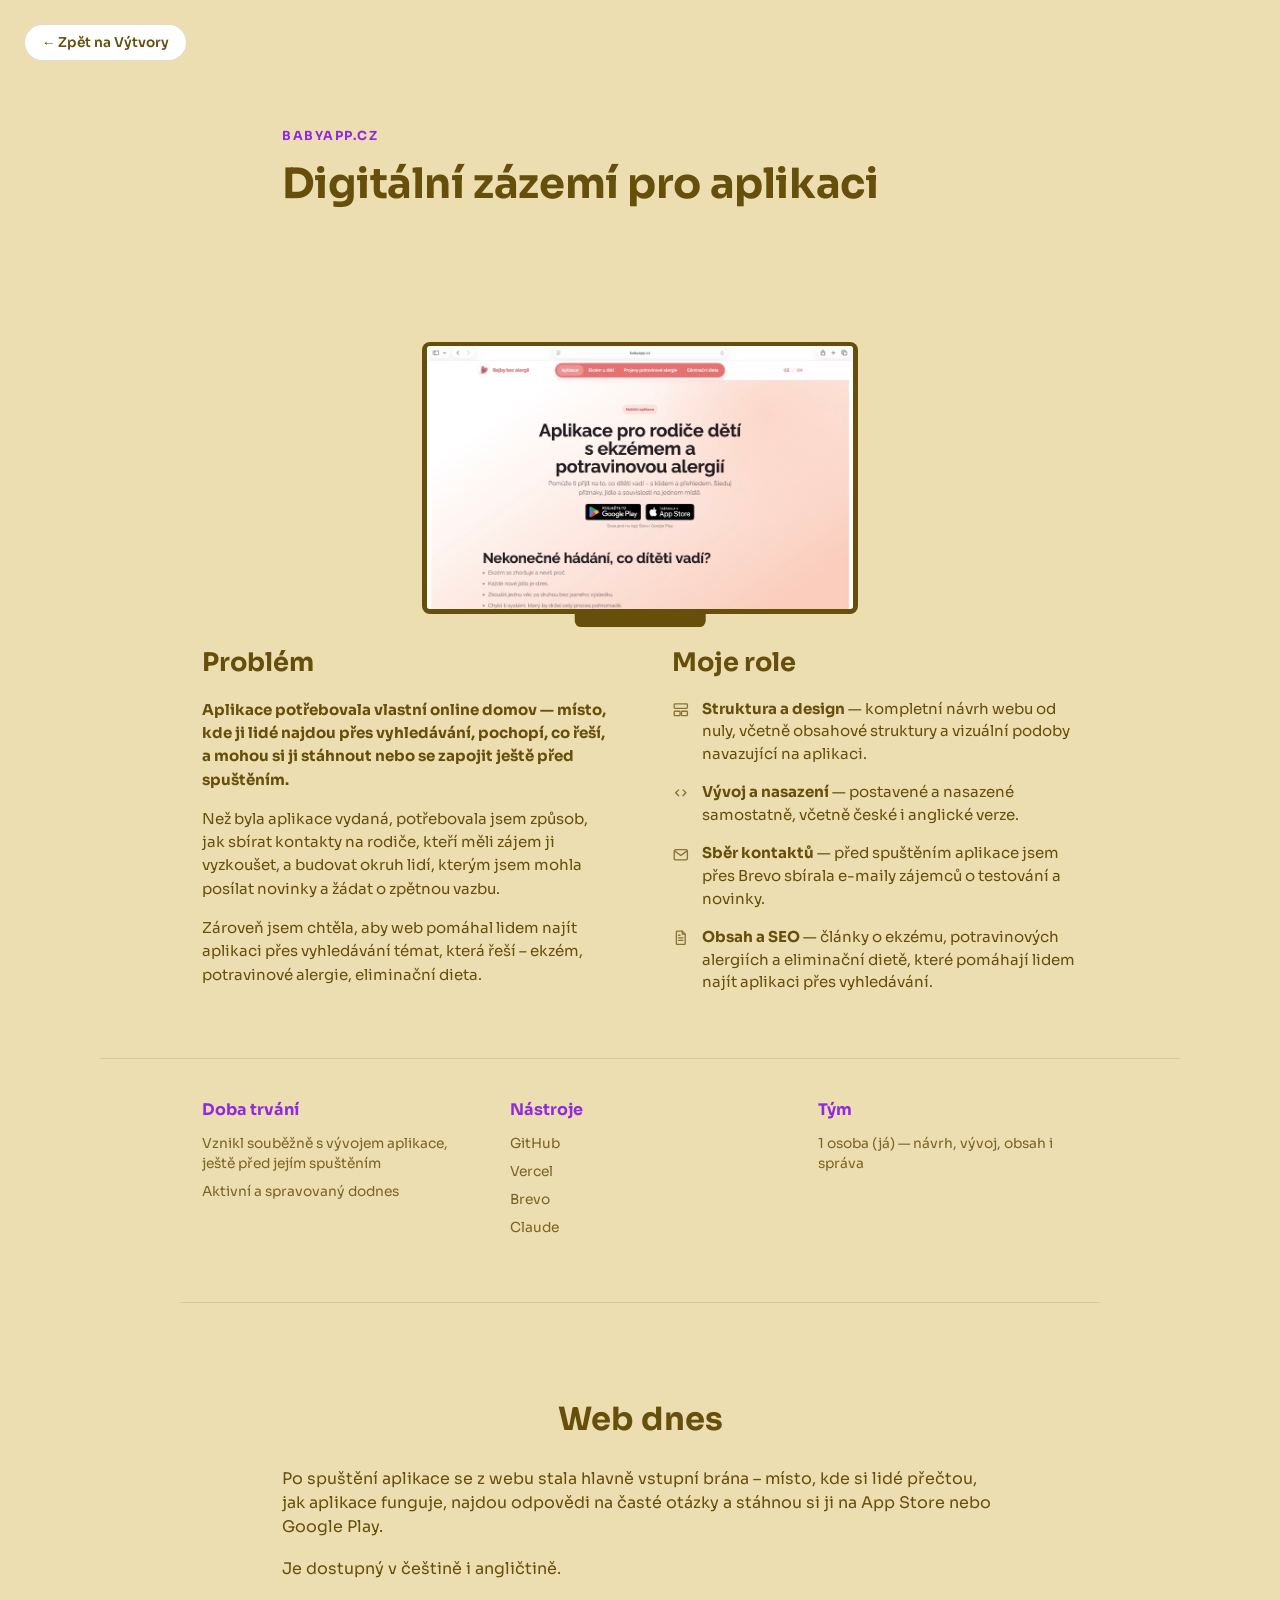
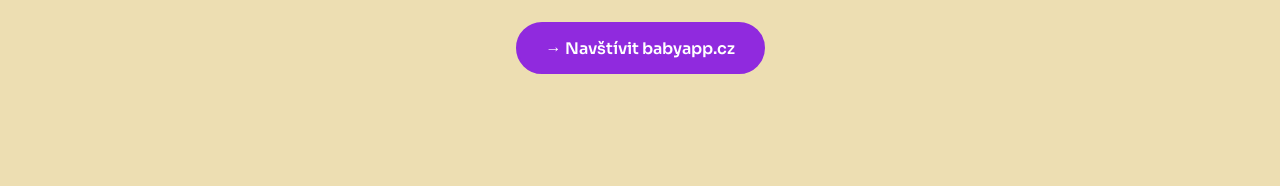
<file: babyapp.html>
<!DOCTYPE html>
<html lang="cs">
<head>
  <meta charset="UTF-8">
  <meta name="viewport" content="width=device-width, initial-scale=1.0">
  <title>BabyApp.cz — digitální zázemí pro aplikaci</title>
  <link rel="preconnect" href="https://fonts.googleapis.com">
  <link rel="preconnect" href="https://fonts.gstatic.com" crossorigin>
  <link href="https://fonts.googleapis.com/css2?family=Sora:wght@400;500;600;700;800&display=swap" rel="stylesheet">
  <link rel="stylesheet" href="css/style.css">
  <link rel="stylesheet" href="css/story.css">
</head>
<body class="story-page">

  <a href="index.html#work" class="story-back">← Zpět na Výtvory</a>

  <header class="story-hero">
    <p class="story-eyebrow">BabyApp.cz</p>
    <h1>Digitální zázemí pro aplikaci</h1>
  </header>

  <section class="detail-media">
    <div class="device device-laptop">
      <div class="device-screen">
        <div class="photo-fade">
          <img class="photo-fade-img is-active" src="assets/img/work/babyweb1.jpg" alt="BabyApp.cz – ukázka webu 1">
          <img class="photo-fade-img" src="assets/img/work/babyweb2.jpg" alt="BabyApp.cz – ukázka webu 2">
          <img class="photo-fade-img" src="assets/img/work/babyweb3.jpg" alt="BabyApp.cz – ukázka webu 3">
          <img class="photo-fade-img" src="assets/img/work/babyweb4.jpg" alt="BabyApp.cz – ukázka webu 4">
          <img class="photo-fade-img" src="assets/img/work/babyweb5.jpg" alt="BabyApp.cz – ukázka webu 5">
          <img class="photo-fade-img" src="assets/img/work/babyweb6.jpg" alt="BabyApp.cz – ukázka webu 6">
        </div>
      </div>
    </div>
  </section>

  <section class="story-overview">
    <div class="story-overview-col">
      <h2>Problém</h2>
      <p><strong>Aplikace potřebovala vlastní online domov — místo, kde ji lidé najdou přes vyhledávání, pochopí, co řeší, a mohou si ji stáhnout nebo se zapojit ještě před spuštěním.</strong></p>
      <p>Než byla aplikace vydaná, potřebovala jsem způsob, jak sbírat kontakty na rodiče, kteří měli zájem ji vyzkoušet, a budovat okruh lidí, kterým jsem mohla posílat novinky a žádat o zpětnou vazbu.</p>
      <p>Zároveň jsem chtěla, aby web pomáhal lidem najít aplikaci přes vyhledávání témat, která řeší – ekzém, potravinové alergie, eliminační dieta.</p>
    </div>
    <div class="story-overview-col">
      <h2>Moje role</h2>
      <ul class="story-role-list">
        <li><span class="role-icon" aria-hidden="true"><svg viewBox="0 0 24 24" fill="none" stroke="currentColor" stroke-width="1.8" stroke-linecap="round" stroke-linejoin="round"><rect x="3" y="4" width="18" height="6" rx="1"/><rect x="3" y="14" width="8" height="6" rx="1"/><rect x="13" y="14" width="8" height="6" rx="1"/></svg></span><span><strong>Struktura a design</strong> — kompletní návrh webu od nuly, včetně obsahové struktury a vizuální podoby navazující na aplikaci.</span></li>
        <li><span class="role-icon" aria-hidden="true"><svg viewBox="0 0 24 24" fill="none" stroke="currentColor" stroke-width="1.8" stroke-linecap="round" stroke-linejoin="round"><path d="m9 8-4 4 4 4M15 8l4 4-4 4"/></svg></span><span><strong>Vývoj a nasazení</strong> — postavené a nasazené samostatně, včetně české i anglické verze.</span></li>
        <li><span class="role-icon" aria-hidden="true"><svg viewBox="0 0 24 24" fill="none" stroke="currentColor" stroke-width="1.8" stroke-linecap="round" stroke-linejoin="round"><rect x="3" y="5" width="18" height="14" rx="2"/><path d="m4 7 8 6 8-6"/></svg></span><span><strong>Sběr kontaktů</strong> — před spuštěním aplikace jsem přes Brevo sbírala e-maily zájemců o testování a novinky.</span></li>
        <li><span class="role-icon" aria-hidden="true"><svg viewBox="0 0 24 24" fill="none" stroke="currentColor" stroke-width="1.8" stroke-linecap="round" stroke-linejoin="round"><path d="M7 3h7l4 4v13a1 1 0 0 1-1 1H7a1 1 0 0 1-1-1V4a1 1 0 0 1 1-1Z"/><path d="M14 3v4h4M9 12h6M9 15.5h6M9 8.5h2"/></svg></span><span><strong>Obsah a SEO</strong> — články o ekzému, potravinových alergiích a eliminační dietě, které pomáhají lidem najít aplikaci přes vyhledávání.</span></li>
      </ul>
    </div>
  </section>

  <section class="story-meta">
    <div class="story-meta-col">
      <h3>Doba trvání</h3>
      <ul>
        <li>Vznikl souběžně s vývojem aplikace, ještě před jejím spuštěním</li>
        <li>Aktivní a spravovaný dodnes</li>
      </ul>
    </div>
    <div class="story-meta-col">
      <h3>Nástroje</h3>
      <ul>
        <li>GitHub</li>
        <li>Vercel</li>
        <li>Brevo</li>
        <li>Claude</li>
      </ul>
    </div>
    <div class="story-meta-col">
      <h3>Tým</h3>
      <ul>
        <li>1 osoba (já) — návrh, vývoj, obsah i správa</li>
      </ul>
    </div>
  </section>

  <section class="story-reflection">
    <div class="story-reflection-block">
      <h2>Web dnes</h2>
      <p>Po spuštění aplikace se z webu stala hlavně vstupní brána – místo, kde si lidé přečtou, jak aplikace funguje, najdou odpovědi na časté otázky a stáhnou si ji na App Store nebo Google Play.</p>
      <p>Je dostupný v češtině i angličtině.</p>
      <a href="https://babyapp.cz" class="btn btn-primary" target="_blank" rel="noopener">→ Navštívit babyapp.cz</a>
    </div>
  </section>

  <script src="js/photo-fade.js"></script>
</body>
</html>
</file>
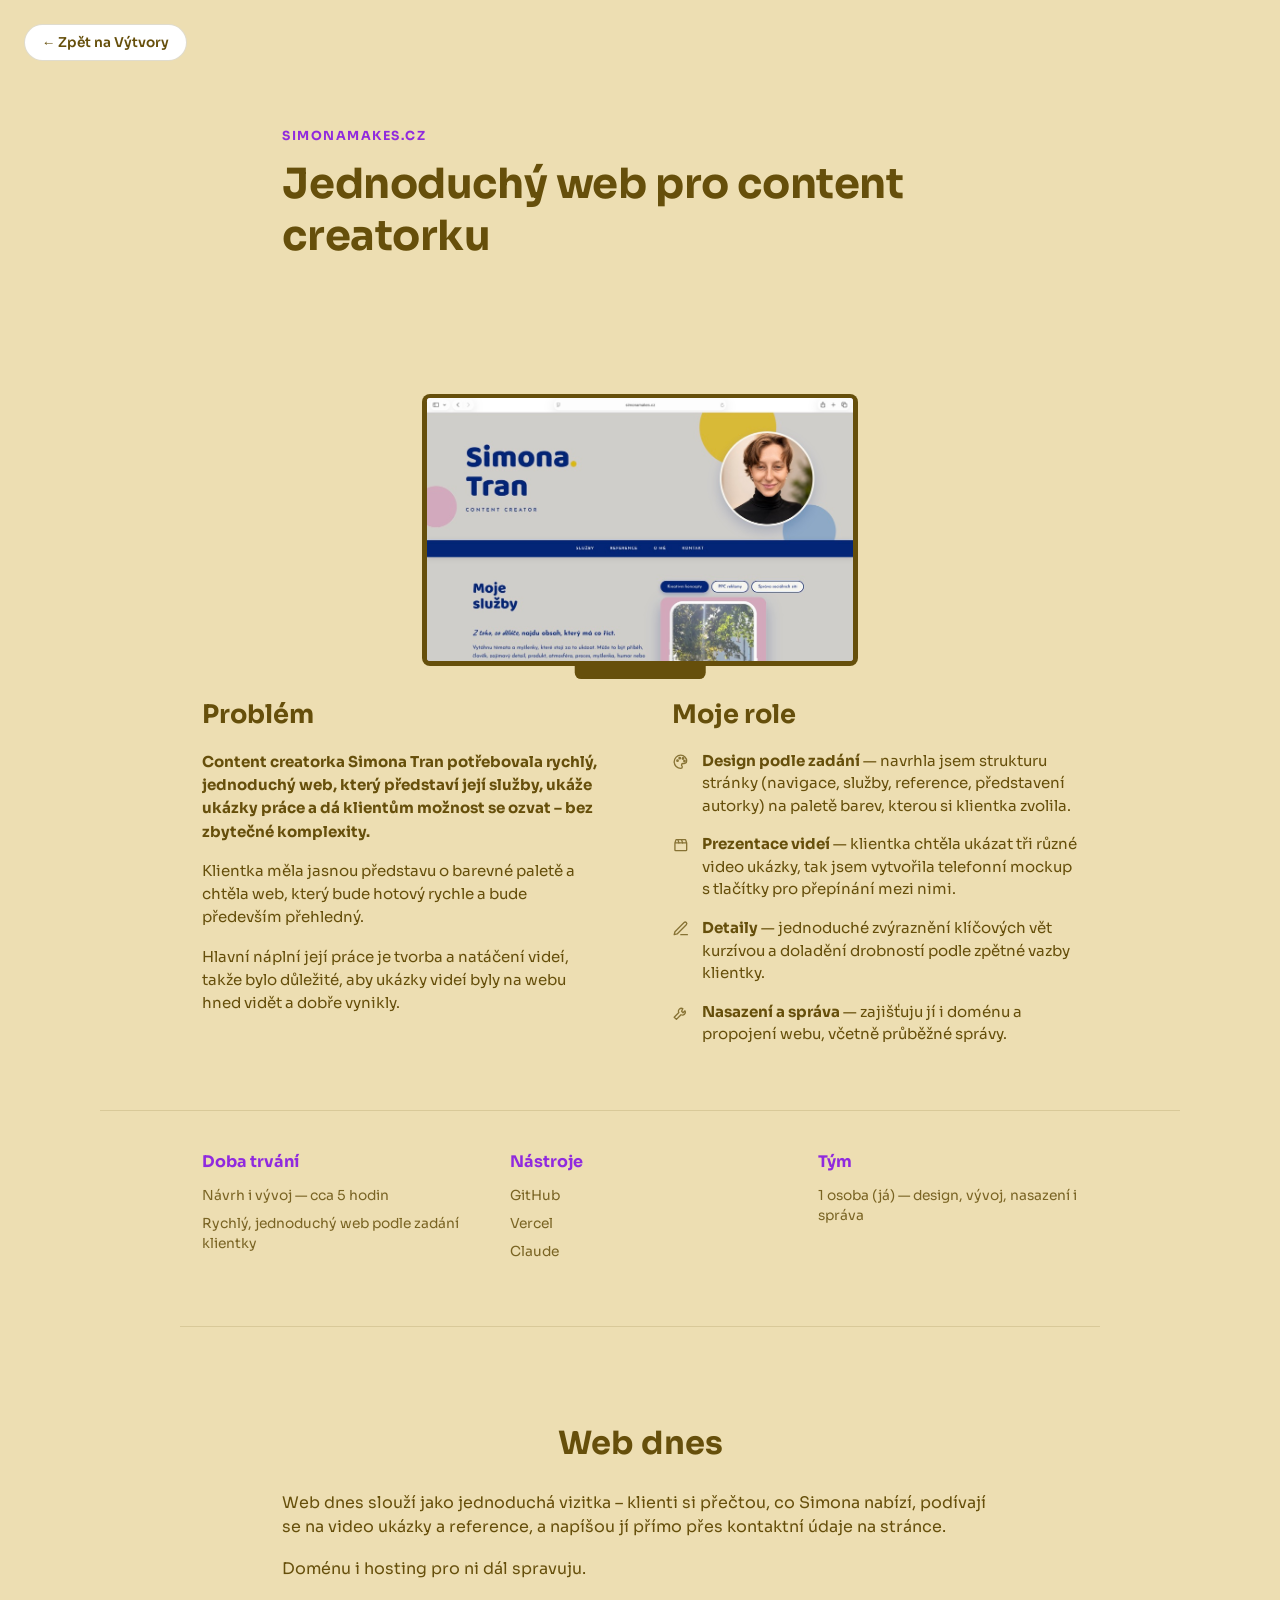
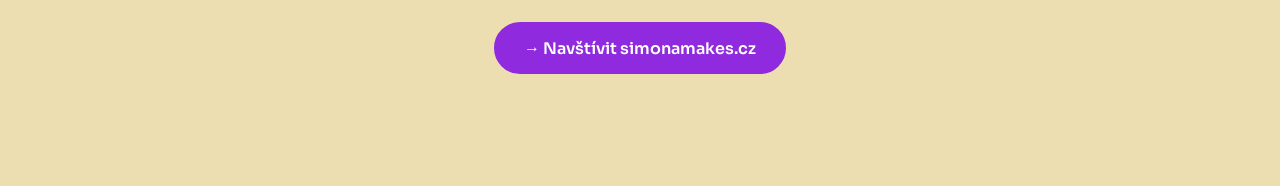
<file: simonamakes.html>
<!DOCTYPE html>
<html lang="cs">
<head>
  <meta charset="UTF-8">
  <meta name="viewport" content="width=device-width, initial-scale=1.0">
  <title>SimonaMakes.cz — web pro content creatorku</title>
  <link rel="preconnect" href="https://fonts.googleapis.com">
  <link rel="preconnect" href="https://fonts.gstatic.com" crossorigin>
  <link href="https://fonts.googleapis.com/css2?family=Sora:wght@400;500;600;700;800&display=swap" rel="stylesheet">
  <link rel="stylesheet" href="css/style.css">
  <link rel="stylesheet" href="css/story.css">
</head>
<body class="story-page">

  <a href="index.html#work" class="story-back">← Zpět na Výtvory</a>

  <header class="story-hero">
    <p class="story-eyebrow">SimonaMakes.cz</p>
    <h1>Jednoduchý web pro content creatorku</h1>
  </header>

  <section class="detail-media">
    <div class="device device-laptop">
      <div class="device-screen">
        <div class="photo-fade">
          <img class="photo-fade-img is-active" src="assets/img/work/simona1.jpg" alt="SimonaMakes.cz – ukázka webu 1">
          <img class="photo-fade-img" src="assets/img/work/simona2.jpg" alt="SimonaMakes.cz – ukázka webu 2">
          <img class="photo-fade-img" src="assets/img/work/simona3.jpg" alt="SimonaMakes.cz – ukázka webu 3">
          <img class="photo-fade-img" src="assets/img/work/simona4.jpg" alt="SimonaMakes.cz – ukázka webu 4">
          <img class="photo-fade-img" src="assets/img/work/simona5.jpg" alt="SimonaMakes.cz – ukázka webu 5">
        </div>
      </div>
    </div>
  </section>

  <section class="story-overview">
    <div class="story-overview-col">
      <h2>Problém</h2>
      <p><strong>Content creatorka Simona Tran potřebovala rychlý, jednoduchý web, který představí její služby, ukáže ukázky práce a dá klientům možnost se ozvat – bez zbytečné komplexity.</strong></p>
      <p>Klientka měla jasnou představu o barevné paletě a chtěla web, který bude hotový rychle a bude především přehledný.</p>
      <p>Hlavní náplní její práce je tvorba a natáčení videí, takže bylo důležité, aby ukázky videí byly na webu hned vidět a dobře vynikly.</p>
    </div>
    <div class="story-overview-col">
      <h2>Moje role</h2>
      <ul class="story-role-list">
        <li><span class="role-icon" aria-hidden="true"><svg viewBox="0 0 24 24" fill="none" stroke="currentColor" stroke-width="1.8" stroke-linecap="round" stroke-linejoin="round"><path d="M12 3a9 9 0 1 0 0 18c1.1 0 2-.9 2-2 0-.5-.2-1-.5-1.4-.3-.4-.5-.8-.5-1.3 0-1.1.9-2 2-2h1.6c1.9 0 3.4-1.5 3.4-3.4C20 6.6 16.4 3 12 3Z"/><circle cx="7.5" cy="10.5" r="1"/><circle cx="10.5" cy="7" r="1"/><circle cx="15" cy="7.5" r="1"/><circle cx="17" cy="11" r="1"/></svg></span><span><strong>Design podle zadání</strong> — navrhla jsem strukturu stránky (navigace, služby, reference, představení autorky) na paletě barev, kterou si klientka zvolila.</span></li>
        <li><span class="role-icon" aria-hidden="true"><svg viewBox="0 0 24 24" fill="none" stroke="currentColor" stroke-width="1.8" stroke-linecap="round" stroke-linejoin="round"><path d="M4 9.5 5.5 5h13L20 9.5M4 9.5V19a1 1 0 0 0 1 1h14a1 1 0 0 0 1-1V9.5M4 9.5h16"/><path d="m8 5 1.5 4.5M13 5l1.5 4.5"/></svg></span><span><strong>Prezentace videí</strong> — klientka chtěla ukázat tři různé video ukázky, tak jsem vytvořila telefonní mockup s tlačítky pro přepínání mezi nimi.</span></li>
        <li><span class="role-icon" aria-hidden="true"><svg viewBox="0 0 24 24" fill="none" stroke="currentColor" stroke-width="1.8" stroke-linecap="round" stroke-linejoin="round"><path d="M12 20h9"/><path d="M16.5 3.5a2.1 2.1 0 0 1 3 3L7 19l-4 1 1-4Z"/></svg></span><span><strong>Detaily</strong> — jednoduché zvýraznění klíčových vět kurzívou a doladění drobností podle zpětné vazby klientky.</span></li>
        <li><span class="role-icon" aria-hidden="true"><svg viewBox="0 0 24 24" fill="none" stroke="currentColor" stroke-width="1.8" stroke-linecap="round" stroke-linejoin="round"><path d="M14.7 6.3a4 4 0 0 0-5.4 5.4L3 18l3 3 6.3-6.3a4 4 0 0 0 5.4-5.4l-2.6 2.6-2-2Z"/></svg></span><span><strong>Nasazení a správa</strong> — zajišťuju jí i doménu a propojení webu, včetně průběžné správy.</span></li>
      </ul>
    </div>
  </section>

  <section class="story-meta">
    <div class="story-meta-col">
      <h3>Doba trvání</h3>
      <ul>
        <li>Návrh i vývoj — cca 5 hodin</li>
        <li>Rychlý, jednoduchý web podle zadání klientky</li>
      </ul>
    </div>
    <div class="story-meta-col">
      <h3>Nástroje</h3>
      <ul>
        <li>GitHub</li>
        <li>Vercel</li>
        <li>Claude</li>
      </ul>
    </div>
    <div class="story-meta-col">
      <h3>Tým</h3>
      <ul>
        <li>1 osoba (já) — design, vývoj, nasazení i správa</li>
      </ul>
    </div>
  </section>

  <section class="story-reflection">
    <div class="story-reflection-block">
      <h2>Web dnes</h2>
      <p>Web dnes slouží jako jednoduchá vizitka – klienti si přečtou, co Simona nabízí, podívají se na video ukázky a reference, a napíšou jí přímo přes kontaktní údaje na stránce.</p>
      <p>Doménu i hosting pro ni dál spravuju.</p>
      <a href="https://simonamakes.cz" class="btn btn-primary" target="_blank" rel="noopener">→ Navštívit simonamakes.cz</a>
    </div>
  </section>

  <script src="js/photo-fade.js"></script>
</body>
</html>
</file>
<file: css/style.css>
:root {
  --brown: #664F0B;
  --cream: #EDDEB2;
  --lilac: #DDC5F0;
  --purple: #902ADE;
}

* {
  box-sizing: border-box;
}

html, body {
  margin: 0;
  padding: 0;
}

body {
  font-family: 'Sora', sans-serif;
  color: var(--brown);
  background: var(--lilac);
}

section {
  background: var(--section-bg, var(--lilac));
}

/* ---------- Scroll progress ---------- */

.scroll-progress {
  position: fixed;
  top: 0;
  left: 0;
  width: 0%;
  height: 3px;
  background: var(--purple);
  z-index: 1000;
  pointer-events: none;
}

/* ---------- Hero ---------- */

.hero {
  position: relative;
  min-height: 100vh;
  display: flex;
  align-items: center;
  justify-content: center;
  padding: 6rem clamp(1.5rem, 6vw, 6rem);
}

.hero::after {
  content: '';
  position: absolute;
  left: 0;
  right: 0;
  top: var(--hero-line-y, 70%);
  height: 2px;
  background: var(--cream);
  pointer-events: none;
}

.hero-inner {
  position: relative;
  display: flex;
  align-items: stretch;
  justify-content: center;
  gap: clamp(2rem, 6vw, 6rem);
  width: 100%;
}

.hero-photo {
  position: relative;
  flex: 0 0 auto;
  width: clamp(154px, 19.6vw, 266px);
  aspect-ratio: 1125 / 1846;
}

.hero-photo::before {
  content: '';
  position: absolute;
  background: var(--cream);
  pointer-events: none;
  bottom: 0;
  right: 0;
  width: 2px;
  height: 150vh;
}

.hero-photo canvas {
  width: 100%;
  height: 100%;
  display: block;
  cursor: none;
  touch-action: none;
}

.scratch-hint {
  position: absolute;
  top: 50%;
  left: 50%;
  transform: translate(-50%, -50%);
  margin: 0;
  color: var(--purple);
  font-size: 0.85rem;
  font-weight: 600;
  text-align: center;
  white-space: nowrap;
  pointer-events: none;
  animation: hint-pulse 1.8s ease-in-out infinite;
  transition: opacity 0.4s ease;
}

.scratch-hint.hidden {
  opacity: 0;
  animation: none;
}

@keyframes hint-pulse {
  0%, 100% { opacity: 0.55; }
  50% { opacity: 1; }
}

.hero-text {
  flex: 1 1 480px;
  max-width: 640px;
  display: flex;
  flex-direction: column;
  align-items: flex-start;
  justify-content: space-between;
}

.hero-name {
  font-size: clamp(2.25rem, 4vw, 3.25rem);
  font-weight: 700;
  margin: 0;
  line-height: 1.1;
}

.hero-line {
  font-size: clamp(1.1rem, 2vw, 1.4rem);
  font-weight: 400;
  margin: 0.75rem 0 0;
  min-height: 2.4em;
  opacity: 1;
  transition: opacity 0.4s ease;
}

.hero-line.fade {
  opacity: 0;
}

.hero-buttons {
  display: flex;
  gap: 1rem;
  margin-top: 2.5rem;
  margin-bottom: 1rem;
}

.btn {
  font-family: inherit;
  font-size: 1rem;
  font-weight: 600;
  text-decoration: none;
  padding: 0.85rem 1.75rem;
  border-radius: 999px;
  border: 2px solid var(--brown);
  color: var(--brown);
  transition: background 0.25s ease, color 0.25s ease, border-color 0.25s ease;
}

.btn-primary {
  background: var(--purple);
  border-color: var(--purple);
  color: #fff;
}

.btn-primary:hover {
  filter: brightness(0.88);
}

.btn-secondary {
  background: transparent;
}

.btn-secondary:hover {
  border-color: var(--purple);
  color: var(--purple);
}

/* ---------- Work ---------- */

.work {
  background: var(--lilac);
}

.work-band {
  background: var(--cream);
  padding: 3.5rem clamp(1.5rem, 6vw, 6rem);
  clip-path: inset(0 100% 0 0);
  transition: clip-path 1.6s cubic-bezier(0.65, 0, 0.35, 1);
}

.work.in-view .work-band {
  clip-path: inset(0 0 0 0);
}

.work-title {
  margin: 0;
  text-align: center;
  font-size: clamp(2rem, 4vw, 3rem);
  font-weight: 700;
  clip-path: inset(0 100% 0 0);
  transition: clip-path 1.6s cubic-bezier(0.65, 0, 0.35, 1) 0.5s;
}

.work.in-view .work-title {
  clip-path: inset(0 0 0 0);
}

.work-content {
  padding: 2rem 0 4rem;
}

/* ---------- Projects ---------- */

.project {
  display: flex;
  align-items: center;
  justify-content: center;
  gap: clamp(2.5rem, 6vw, 6rem);
  padding: 5rem clamp(1.5rem, 6vw, 6rem);
}

.project[data-side="right"] {
  flex-direction: row-reverse;
}

.project-media {
  flex: 0 0 auto;
  display: flex;
  align-items: center;
  justify-content: center;
  opacity: 0;
  transform: translateY(60px) scale(1);
  padding: clamp(2rem, 4vw, 3.5rem);
  border-radius: 1.75rem;
  background: var(--lilac);
  box-shadow: 0 0 0 rgba(94, 27, 144, 0);
  transition: transform 0.4s cubic-bezier(0.2, 0.8, 0.2, 1), opacity 0.9s ease, box-shadow 0.4s ease;
}

.project.media-in .project-media {
  opacity: 1;
  transform: translateY(0) scale(1);
}

.project.media-in .project-media:hover {
  transform: translateY(0) scale(1.05);
  box-shadow: 0 2.5rem 4.5rem rgba(94, 27, 144, 0.4);
}

.project-text {
  flex: 1 1 480px;
  max-width: 560px;
  opacity: 0;
  transition: transform 0.9s cubic-bezier(0.2, 0.8, 0.2, 1), opacity 0.9s ease;
}

.project[data-side="left"] .project-text {
  transform: translateX(70px);
}

.project[data-side="right"] .project-text {
  transform: translateX(-70px);
}

.project.text-in .project-text {
  opacity: 1;
  transform: translateX(0);
}

.project-title {
  margin: 0 0 0.5rem;
  font-size: clamp(1.4rem, 2.4vw, 1.9rem);
  font-weight: 700;
  color: var(--purple);
}

.project-tagline {
  margin: 0 0 0.9rem;
  font-size: 0.82rem;
  font-weight: 700;
  letter-spacing: 0.08em;
  text-transform: uppercase;
  color: var(--brown);
  opacity: 0.65;
}

.project-desc {
  margin: 0 0 1.5rem;
  line-height: 1.55;
}

.project-link {
  display: inline-block;
  margin-top: 1rem;
  color: var(--brown);
  font-weight: 700;
  text-decoration: none;
}

.project-link:hover {
  text-decoration: underline;
}

.project-primary-link {
  margin: 0 0 1.25rem;
}

.store-badges {
  display: flex;
  align-items: center;
  gap: 0.7rem;
  margin: 0 0 1.25rem;
}

/* ---------- Chips: role & tools ---------- */

.chip-row {
  display: flex;
  flex-wrap: wrap;
  gap: 0.6rem;
  margin: 0 0 1.25rem;
}

.chip {
  display: inline-flex;
  align-items: center;
  gap: 0.4rem;
  padding: 0.45rem 0.9rem;
  border-radius: 999px;
  font-size: 0.85rem;
  font-weight: 600;
  color: var(--brown);
  white-space: nowrap;
}

.chip-role {
  background: rgba(255, 255, 255, 0.55);
}

.chip-tool {
  background: var(--cream);
}

.chip-icon {
  display: inline-flex;
  flex: none;
  color: var(--brown);
  opacity: 0.75;
}

.chip-icon svg {
  display: block;
  width: 1rem;
  height: 1rem;
}

.chip-label {
  margin: 0 0 0.6rem;
  font-size: 0.85rem;
  font-weight: 700;
  color: var(--purple);
}

.project-divider {
  height: 1px;
  background: rgba(102, 79, 11, 0.15);
  margin: 0.5rem 0 1.25rem;
}

/* ---------- Footer row: stat, CTA, tags ---------- */

.project-footer {
  display: flex;
  flex-wrap: wrap;
  align-items: center;
  gap: 1.1rem 1.5rem;
  margin-top: 0.5rem;
}

.project-stat {
  display: flex;
  flex-direction: column;
  line-height: 1.15;
}

.project-stat-number {
  font-size: 1.5rem;
  font-weight: 800;
  color: var(--purple);
}

.project-stat-label {
  font-size: 0.78rem;
  color: var(--brown);
  opacity: 0.7;
}

.project-tags {
  margin: 0 0 0 auto;
  font-size: 0.72rem;
  font-weight: 700;
  letter-spacing: 0.06em;
  text-transform: uppercase;
  color: var(--brown);
  opacity: 0.5;
}

.store-badge {
  display: inline-flex;
  transition: transform 0.2s ease, opacity 0.2s ease;
}

.store-badge:hover {
  transform: translateY(-2px);
  opacity: 0.85;
}

.store-badge img {
  display: block;
  height: 2.5rem;
  width: auto;
}

/* ---------- Device mockups ---------- */

.device {
  background: var(--brown);
}

.device-screen {
  height: 100%;
  width: 100%;
  display: flex;
  align-items: center;
  justify-content: center;
  background: var(--lilac);
  overflow: hidden;
}

.photo-fade {
  position: relative;
  width: 100%;
  height: 100%;
}

.photo-fade-img {
  position: absolute;
  inset: 0;
  width: 100%;
  height: 100%;
  object-fit: cover;
  opacity: 0;
  transition: opacity 1.1s ease;
}

.photo-fade-img.is-active {
  opacity: 1;
}

.device-phone {
  width: clamp(160px, 20vw, 220px);
  aspect-ratio: 9 / 19.5;
  padding: 0.28rem;
  border-radius: 1.6rem;
}

.device-phone .device-screen {
  border-radius: 1.3rem;
}

.device-laptop {
  width: clamp(260px, 34vw, 460px);
  aspect-ratio: 16 / 10;
  padding: 0.3rem;
  border-radius: 0.5rem;
  position: relative;
}

.device-laptop .device-screen {
  border-radius: 0.2rem;
}

.device-laptop::after {
  content: '';
  position: absolute;
  left: 50%;
  bottom: -0.85rem;
  transform: translateX(-50%);
  width: 30%;
  height: 0.85rem;
  background: var(--brown);
  border-radius: 0 0 0.4rem 0.4rem;
}

/* ---------- About ---------- */

.about {
  background: var(--cream);
}

.about-inner {
  display: grid;
  grid-template-columns: minmax(0, 1fr) auto;
  grid-template-rows: auto auto;
  align-items: start;
  column-gap: clamp(2rem, 5vw, 5rem);
  padding: 6rem clamp(1.5rem, 6vw, 6rem);
}

.about-lead {
  grid-column: 1;
  grid-row: 1;
}

.about-rest {
  grid-column: 1;
  grid-row: 2;
}

.about-text {
  max-width: 640px;
}

.about-title {
  margin: 0 0 1.5rem;
  font-size: clamp(1.8rem, 3vw, 2.4rem);
  font-weight: 700;
}

.about-text p {
  margin: 0 0 1.25rem;
  line-height: 1.65;
}

.about-rest p:last-child {
  margin-bottom: 0;
}

.about-text em {
  font-style: italic;
  font-weight: 600;
  color: var(--purple);
}

.about-media {
  grid-column: 2;
  grid-row: 1 / 3;
  width: clamp(200px, 26vw, 320px);
  aspect-ratio: 979 / 1606;
  position: sticky;
  top: 6rem;
}

.about-draw-svg {
  width: 100%;
  height: 100%;
  color: var(--brown);
  overflow: visible;
}

.about-draw-svg path {
  fill: none;
}

.about-title.typing::after,
.about-text p.typing::after {
  content: '';
  display: inline-block;
  width: 0.09em;
  height: 1em;
  margin-left: 0.1em;
  background: var(--purple);
  vertical-align: -0.1em;
  animation: caret-blink 0.85s steps(1) infinite;
}

@keyframes caret-blink {
  0%, 49% { opacity: 1; }
  50%, 100% { opacity: 0; }
}

/* ---------- Contact ---------- */

.contact {
  background: var(--lilac);
}

.contact-inner {
  max-width: 640px;
  margin: 0 auto;
  padding: 6rem clamp(1.5rem, 6vw, 6rem);
  text-align: center;
  opacity: 0;
  transform: translateY(40px);
  transition: opacity 0.9s ease, transform 0.7s cubic-bezier(0.2, 0.8, 0.2, 1);
}

.contact.in-view .contact-inner {
  opacity: 1;
  transform: translateY(0);
}

.contact-title {
  margin: 0 0 1rem;
  font-size: clamp(2rem, 4vw, 3rem);
  font-weight: 700;
  color: var(--brown);
}

.contact-text {
  margin: 0 0 2.5rem;
  font-size: 1.1rem;
  line-height: 1.6;
  color: var(--brown);
}

.contact-buttons {
  display: flex;
  flex-wrap: wrap;
  justify-content: center;
  gap: 1rem;
}

/* ---------- Footer ---------- */

.back-to-top-wrap {
  background: var(--lilac);
  padding: 3.5rem 0;
  display: flex;
  justify-content: center;
}

.back-to-top {
  width: 56px;
  height: 56px;
  border-radius: 50%;
  border: none;
  background: var(--purple);
  color: #fff;
  display: flex;
  align-items: center;
  justify-content: center;
  cursor: pointer;
  opacity: 0;
  transform: translateY(30px);
  transition: background 0.25s ease, opacity 0.8s ease, transform 0.6s cubic-bezier(0.2, 0.8, 0.2, 1), filter 0.25s ease;
}

.back-to-top-wrap.in-view .back-to-top {
  opacity: 1;
  transform: translateY(0);
}

.back-to-top:hover {
  filter: brightness(0.88);
  transform: translateY(-4px);
}

/* ---------- Responsive ---------- */

@media (max-width: 800px) {
  .hero-inner {
    flex-direction: column;
    align-items: flex-start;
    text-align: left;
  }

  .hero-photo {
    width: min(70vw, 320px);
    align-self: center;
  }

  .hero-text {
    flex: none;
    justify-content: flex-start;
  }

  .project,
  .project[data-side="right"] {
    flex-direction: column;
    text-align: left;
  }

  .project[data-side="left"] .project-text,
  .project[data-side="right"] .project-text {
    transform: translateY(40px);
  }

  .about-inner {
    display: flex;
    flex-direction: column;
  }

  .about-media {
    position: static;
    width: min(55vw, 260px);
    align-self: center;
    margin: 1.5rem auto;
    order: 2;
  }

  .about-lead {
    order: 1;
  }

  .about-rest {
    order: 3;
  }
}
</file>
<file: css/story.css>
.story-page {
  background: var(--cream);
}

.story-back {
  position: fixed;
  top: 1.5rem;
  left: 1.5rem;
  z-index: 20;
  font-family: 'Sora', sans-serif;
  font-size: 0.85rem;
  font-weight: 600;
  color: var(--brown);
  text-decoration: none;
  background: #fff;
  border: 1px solid rgba(102, 79, 11, 0.2);
  padding: 0.55rem 1.05rem;
  border-radius: 999px;
}

.story-back:hover {
  color: var(--purple);
  border-color: var(--purple);
}

.story-hero {
  padding: 8rem clamp(1.5rem, 8vw, 8rem) 5rem;
  max-width: 920px;
  margin: 0 auto;
}

.story-eyebrow {
  margin: 0 0 0.85rem;
  font-size: 0.78rem;
  font-weight: 700;
  letter-spacing: 0.12em;
  text-transform: uppercase;
  color: var(--purple);
}

.story-hero h1 {
  margin: 0 0 2.25rem;
  font-size: clamp(1.9rem, 3.6vw, 2.6rem);
  font-weight: 700;
  color: var(--brown);
  letter-spacing: -0.01em;
}

.story-text em,
.story-reflection-block em {
  font-style: italic;
  font-weight: 700;
  color: var(--purple);
}

/* ---------- Overview: Problem / My role ---------- */

.story-overview {
  background: var(--cream);
  max-width: 1080px;
  margin: 0 auto;
  padding: 0 clamp(1.5rem, 8vw, 8rem) 4rem;
  display: grid;
  grid-template-columns: 1fr 1fr;
  gap: clamp(2rem, 5vw, 4rem);
}

.story-overview-col h2 {
  margin: 0 0 1.25rem;
  font-size: clamp(1.3rem, 2.2vw, 1.6rem);
  font-weight: 700;
  color: var(--brown);
}

.story-overview-col p {
  margin: 0 0 1rem;
  line-height: 1.55;
  font-size: 0.94rem;
  color: var(--brown);
}

.story-overview-col p:last-child {
  margin-bottom: 0;
}

.story-overview-col strong {
  color: var(--brown);
}

.story-role-list {
  list-style: none;
  margin: 0;
  padding: 0;
  display: flex;
  flex-direction: column;
  gap: 1rem;
}

.story-role-list li {
  display: flex;
  gap: 0.75rem;
  align-items: flex-start;
  line-height: 1.5;
  font-size: 0.94rem;
  color: var(--brown);
}

.story-role-list .role-icon {
  display: inline-flex;
  flex: none;
  color: var(--brown);
  opacity: 0.75;
  margin-top: 0.2rem;
}

.story-role-list .role-icon svg {
  display: block;
  width: 1.1rem;
  height: 1.1rem;
}

/* ---------- Meta: Duration / Tools / Team ---------- */

.story-meta {
  background: var(--cream);
  max-width: 1080px;
  margin: 0 auto;
  padding: 2.5rem clamp(1.5rem, 8vw, 8rem) 4rem;
  display: grid;
  grid-template-columns: repeat(3, 1fr);
  gap: clamp(1.5rem, 4vw, 3rem);
  border-top: 1px solid rgba(102, 79, 11, 0.15);
}

.story-meta-col h3 {
  margin: 0 0 0.9rem;
  font-size: 1rem;
  font-weight: 700;
  color: var(--purple);
}

.story-meta-col ul {
  margin: 0;
  padding: 0;
  list-style: none;
  display: flex;
  flex-direction: column;
  gap: 0.5rem;
}

.story-meta-col li {
  font-size: 0.86rem;
  line-height: 1.45;
  color: var(--brown);
  opacity: 0.85;
}

/* ---------- Road / scroll stage ---------- */

.story-road-wrap {
  position: relative;
  height: calc(24 * 100vh);
  background: var(--cream);
}

.road-visual {
  position: sticky;
  top: 0;
  height: 47vh;
  overflow: hidden;
  background: var(--cream);
}

.story-content-panel {
  position: sticky;
  top: 50vh;
  height: 50vh;
  display: flex;
  align-items: center;
  justify-content: center;
  overflow: hidden;
  background: var(--cream);
}

/* Per-stop reference photos, sitting in the road's own empty corners (near
   the vanishing point, where the ribbon never reaches) so they never cover
   the ribbon or the centered text column below. Sized with clamp()/vw so
   they shrink smoothly with the viewport instead of disappearing. */
.story-photos {
  position: absolute;
  inset: 0;
  z-index: 3;
  pointer-events: none;
  transition: opacity 0.2s linear;
}

.story-photo {
  position: relative;
  border-radius: 1.3rem;
  border: 4px solid #fff;
  box-shadow: 0 0.8rem 1.6rem rgba(102, 79, 11, 0.24);
  overflow: hidden;
  pointer-events: auto;
  cursor: pointer;
  background: none;
  padding: 0;
  flex: none;
}

.story-photo img {
  display: block;
  width: 100%;
}

.story-photo:not(.story-photo--wide) {
  height: min(36vh, clamp(58px, 20vw, 230px));
  width: calc(min(36vh, clamp(58px, 20vw, 230px)) * 0.46);
}

.story-photo:not(.story-photo--wide) img {
  height: 100%;
  object-fit: cover;
}

.story-photo--wide {
  width: clamp(80px, 15vw, 240px);
  border-radius: 0.6rem;
}

.story-photo--wide img {
  height: auto;
}

/* Standalone single photo — positioned directly in the road's corner. */
.story-photos > .story-photo {
  position: absolute;
  top: 0.7rem;
}

.story-photos > .story-photo[data-side="left"] {
  right: calc(50% + clamp(0.5rem, 7vw, 6.5rem));
}

.story-photos > .story-photo[data-side="right"] {
  left: calc(50% + clamp(0.5rem, 7vw, 6.5rem));
}

/* Before/after pair — the two photos sit right next to each other with a
   connecting arrow, so the comparison reads as one grouped unit. */
.story-photo-pair {
  position: absolute;
  top: 0.7rem;
  display: flex;
  align-items: center;
  gap: 0.35rem;
}

.story-photo-pair[data-side="left"] {
  right: calc(50% + clamp(0.5rem, 7vw, 6.5rem));
}

.story-photo-pair[data-side="right"] {
  left: calc(50% + clamp(0.5rem, 7vw, 6.5rem));
}

.story-photo-pair .story-photo--wide {
  width: clamp(60px, 10vw, 165px);
}

.story-photo-pair-arrow {
  flex: none;
  color: var(--purple);
  font-size: 1.4rem;
  font-weight: 700;
}

.story-photo--tilt-left {
  transform: rotate(-4deg);
}

.story-photo--tilt-right {
  transform: rotate(4deg);
}

.story-photo:hover {
  transform: rotate(0deg) scale(1.04);
}

.story-photo::before {
  content: '✦';
  position: absolute;
  color: var(--purple);
  font-size: 1.1rem;
  pointer-events: none;
}

.story-photo--tilt-left::before {
  top: -0.9rem;
  right: -0.7rem;
}

.story-photo--tilt-right::before {
  top: -0.9rem;
  left: -0.7rem;
}

/* ---------- Photo lightbox ---------- */

.story-lightbox {
  position: fixed;
  inset: 0;
  z-index: 100;
  display: none;
  align-items: center;
  justify-content: center;
  padding: 3rem 1.5rem;
  background: rgba(102, 79, 11, 0.72);
  cursor: zoom-out;
}

.story-lightbox.is-open {
  display: flex;
}

.story-lightbox img {
  max-width: min(90vw, 640px);
  max-height: 86vh;
  width: auto;
  height: auto;
  border-radius: 0.6rem;
  border: 6px solid #fff;
  box-shadow: 0 2rem 4rem rgba(0, 0, 0, 0.35);
  cursor: default;
}

.story-lightbox-close {
  position: fixed;
  top: 1.5rem;
  right: 1.5rem;
  width: 2.6rem;
  height: 2.6rem;
  border-radius: 50%;
  border: none;
  background: #fff;
  color: var(--brown);
  font-size: 1.3rem;
  line-height: 1;
  cursor: pointer;
}

.story-road-svg {
  position: absolute;
  inset: 0;
  width: 100%;
  height: 100%;
}

#roadRibbon {
  filter: drop-shadow(0 0.6vh 1.4vh rgba(102, 79, 11, 0.16));
}

#roadCenterline {
  stroke: #ffffff;
  stroke-linecap: round;
}

.road-markers {
  position: absolute;
  inset: 0;
  pointer-events: none;
}

.road-marker {
  position: absolute;
  top: 0;
  left: 0;
  will-change: transform, opacity;
}

.road-marker .marker-dot {
  position: absolute;
  top: 0;
  left: 0;
  width: 0.7rem;
  height: 0.7rem;
  margin: -0.35rem 0 0 -0.35rem;
  border-radius: 50%;
  background: var(--purple);
  box-shadow: 0 0 0 3px rgba(255, 255, 255, 0.7);
}

.road-marker .marker-label {
  position: absolute;
  top: 0;
  width: 9rem;
  text-align: left;
}

.road-marker.side-right .marker-label {
  left: 1.1rem;
  text-align: left;
}

.road-marker.side-left .marker-label {
  right: 1.1rem;
  left: auto;
  text-align: right;
}

.road-marker .marker-num {
  display: block;
  font-size: 0.85rem;
  font-weight: 700;
  color: var(--purple);
  margin-bottom: 0.1rem;
}

.road-marker .marker-title {
  display: block;
  font-size: 1rem;
  font-weight: 600;
  color: var(--brown);
  line-height: 1.25;
}

.story-progress {
  flex: none;
  margin: 0 0 0.6rem;
  font-size: 0.68rem;
  font-weight: 700;
  letter-spacing: 0.14em;
  color: var(--brown);
  opacity: 0.42;
}

.story-heading {
  flex: none;
  margin: 0 0 1rem;
  font-size: clamp(1.4rem, 2.4vw, 1.85rem);
  font-weight: 700;
  color: var(--brown);
  line-height: 1.2;
}

.story-text {
  position: relative;
  z-index: 2;
  max-width: 980px;
  width: min(92vw, 980px);
  height: 100%;
  display: flex;
  flex-direction: column;
  overflow: hidden;
  text-align: center;
  padding: 1.25rem 1.5rem;
  transition: opacity 0.2s linear;
}

.story-body-viewport {
  position: relative;
  width: 100%;
  flex: 1 1 auto;
  min-height: 0;
  overflow: hidden;
}

#storyBody {
  will-change: transform;
}

.story-text p {
  margin: 0 0 0.5rem;
  line-height: 1.4;
  color: var(--brown);
  font-size: 0.88rem;
}

.story-text ul {
  margin: 0 0 0.5rem;
  padding-left: 1.25rem;
  text-align: left;
  display: inline-block;
}

.story-text li {
  margin-bottom: 0.2rem;
  line-height: 1.35;
  color: var(--brown);
  font-size: 0.88rem;
}

.story-text code {
  font-family: 'SFMono-Regular', Consolas, monospace;
  background: rgba(102, 79, 11, 0.1);
  padding: 0.1rem 0.4rem;
  border-radius: 0.3rem;
  font-size: 0.9em;
}

/* ---------- Key-insight callout ---------- */

.story-insight {
  display: flex;
  gap: 0.85rem;
  align-items: flex-start;
  background: rgba(221, 197, 240, 0.32);
  border: 1px solid rgba(144, 42, 222, 0.16);
  border-radius: 0.85rem;
  padding: 0.9rem 1.15rem;
  margin: 0.5rem 0 0.7rem;
  text-align: left;
}

.story-insight-icon {
  flex: none;
  margin-top: 0.05rem;
  font-size: 1.05rem;
  line-height: 1;
  color: var(--purple);
}

.story-insight-title {
  margin: 0 0 0.25rem;
  font-weight: 700;
  color: var(--purple);
  font-size: 0.92rem;
  line-height: 1.3;
}

.story-insight-body {
  margin: 0;
  color: var(--brown);
  font-size: 0.82rem;
  line-height: 1.4;
  opacity: 0.9;
}

/* ---------- Feature highlight row ---------- */

.story-features {
  display: flex;
  margin-top: 0.6rem;
  padding-top: 0.7rem;
  border-top: 1px solid rgba(102, 79, 11, 0.14);
}

.story-feature {
  flex: 1 1 0;
  display: flex;
  gap: 0.55rem;
  align-items: flex-start;
  padding: 0 0.9rem;
  text-align: left;
  border-left: 1px solid rgba(102, 79, 11, 0.14);
}

.story-feature:first-child {
  border-left: none;
  padding-left: 0;
}

.story-feature-icon {
  flex: none;
  width: 1.9rem;
  height: 1.9rem;
  border-radius: 50%;
  background: var(--lilac);
  display: flex;
  align-items: center;
  justify-content: center;
  color: var(--brown);
}

.story-feature-icon svg {
  display: block;
  width: 1rem;
  height: 1rem;
}

.story-feature-title {
  margin: 0 0 0.1rem;
  font-weight: 700;
  color: var(--brown);
  font-size: 0.8rem;
}

.story-feature-body {
  margin: 0;
  color: var(--brown);
  opacity: 0.78;
  font-size: 0.74rem;
  line-height: 1.35;
}

/* ---------- Reflection (outside the road) ---------- */

.story-reflection {
  background: var(--cream);
  padding: 6rem clamp(1.5rem, 8vw, 8rem) 7rem;
  max-width: 920px;
  margin: 0 auto;
  border-top: 1px solid rgba(102, 79, 11, 0.15);
}

.story-reflection-block {
  text-align: center;
  margin-bottom: 4rem;
}

.story-reflection-block:last-child {
  margin-bottom: 0;
}

.story-reflection-block h2 {
  margin: 0 0 1.75rem;
  font-size: clamp(1.5rem, 2.8vw, 2rem);
  font-weight: 700;
  color: var(--brown);
}

.story-reflection-block p {
  margin: 0 0 1.1rem;
  line-height: 1.5;
  color: var(--brown);
  text-align: left;
}

.story-reflection-block .btn {
  display: inline-block;
  margin-top: 1.5rem;
}

.story-reflection-block .store-badges {
  justify-content: center;
  margin-top: 1.5rem;
  margin-bottom: 0;
}


@media (max-width: 700px) {
  .story-back {
    top: 1rem;
    left: 1rem;
    font-size: 0.78rem;
    padding: 0.5rem 0.9rem;
  }

  .story-overview {
    grid-template-columns: 1fr;
    gap: 2.5rem;
    padding-bottom: 2.5rem;
  }

  .story-meta {
    grid-template-columns: 1fr;
    gap: 1.75rem;
    padding-top: 2rem;
    padding-bottom: 2.5rem;
  }

  .road-marker .marker-label {
    width: 7rem;
  }

  .road-marker .marker-title {
    font-size: 0.85rem;
  }

  .road-visual {
    height: 40vh;
  }

  .story-content-panel {
    top: 42vh;
    height: 58vh;
  }

  .story-photo-pair {
    gap: 0.3rem;
  }

  .story-photo-pair-arrow {
    font-size: 1.1rem;
  }

  .story-photos > .story-photo,
  .story-photo-pair {
    top: 3.75rem;
  }

  .story-heading {
    margin-bottom: 0.9rem;
  }

  .story-text {
    padding: 1.25rem 1.25rem;
  }

  .story-text p,
  .story-text li {
    font-size: 0.84rem;
    margin-bottom: 0.4rem;
  }

  .story-insight {
    padding: 0.75rem 0.9rem;
  }

  .story-insight-title {
    font-size: 0.85rem;
  }

  .story-insight-body {
    font-size: 0.76rem;
  }

  .story-features {
    flex-direction: column;
    gap: 0.6rem;
  }

  .story-feature {
    border-left: none;
    border-top: 1px solid rgba(102, 79, 11, 0.14);
    padding: 0.6rem 0 0;
  }

  .story-feature:first-child {
    border-top: none;
    padding-top: 0;
  }
}

/* ---------- Simple project detail pages (no road) ---------- */

.detail-media {
  background: var(--cream);
  max-width: 1080px;
  margin: 0 auto;
  padding: 1rem clamp(1.5rem, 8vw, 8rem) 2rem;
  display: flex;
  justify-content: center;
}
</file>
